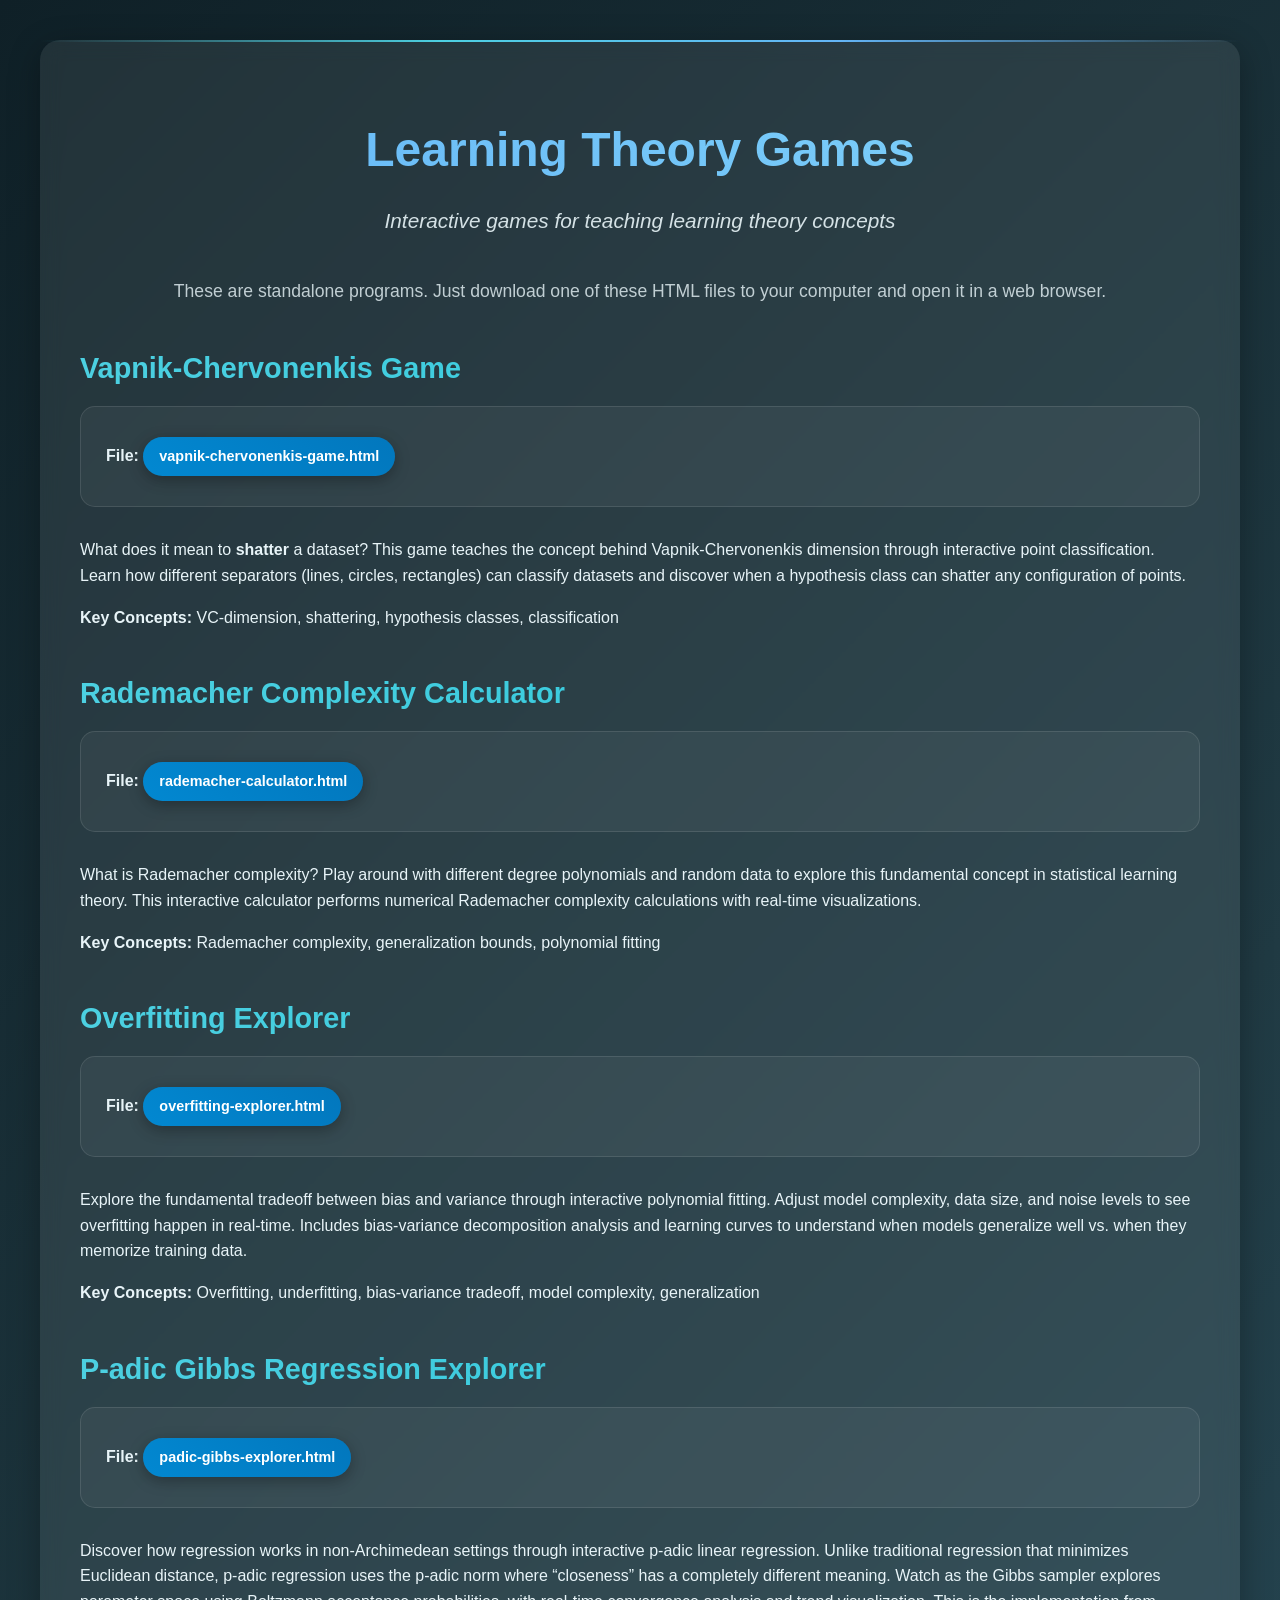
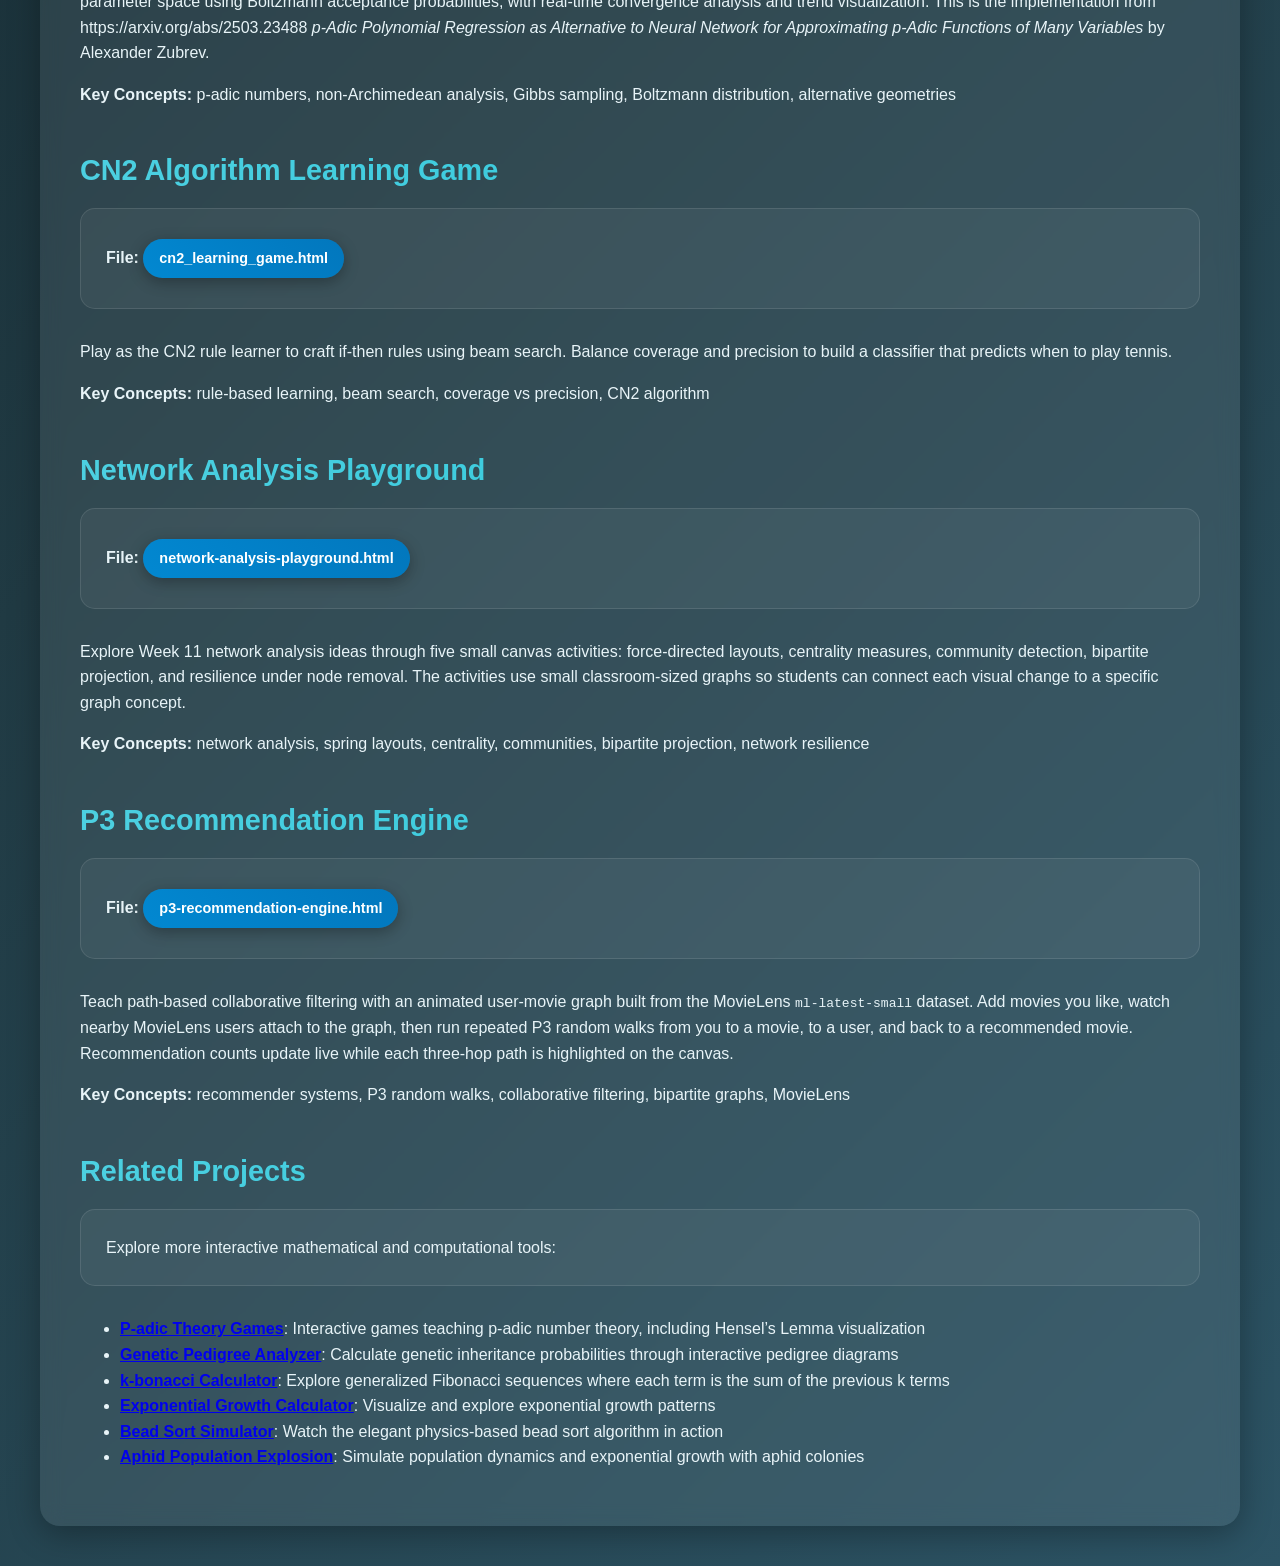
<file: index.html>
<!DOCTYPE html>
<html lang="en">
<head>
    <meta charset="UTF-8">
    <meta name="viewport" content="width=device-width, initial-scale=1.0">
    <title>Learning Theory Games</title>
        <link rel="stylesheet" href="index-style.css">
    </head>
<body>
    <div class="container">
        <h1>Learning Theory Games</h1>
        <div class="subtitle">Interactive games for teaching learning theory concepts</div>
        <div class="intro">These are standalone programs. Just download one of these HTML files to your computer and open it in a web browser.</div>
        
        <div class="games-grid">
            <h2 id="vapnik-chervonenkis-game">Vapnik-Chervonenkis
            Game</h2>
            <p><strong>File:</strong> <a
            href="vapnik-chervonenkis-game.html">vapnik-chervonenkis-game.html</a></p>
            <p>What does it mean to <strong>shatter</strong> a dataset?
            This game teaches the concept behind Vapnik-Chervonenkis
            dimension through interactive point classification. Learn
            how different separators (lines, circles, rectangles) can
            classify datasets and discover when a hypothesis class can
            shatter any configuration of points.</p>
            <p><strong>Key Concepts:</strong> VC-dimension, shattering,
            hypothesis classes, classification</p>
            <h2 id="rademacher-complexity-calculator">Rademacher
            Complexity Calculator</h2>
            <p><strong>File:</strong> <a
            href="rademacher-calculator.html">rademacher-calculator.html</a></p>
            <p>What is Rademacher complexity? Play around with different
            degree polynomials and random data to explore this
            fundamental concept in statistical learning theory. This
            interactive calculator performs numerical Rademacher
            complexity calculations with real-time visualizations.</p>
            <p><strong>Key Concepts:</strong> Rademacher complexity,
            generalization bounds, polynomial fitting</p>
            <h2 id="overfitting-explorer">Overfitting Explorer</h2>
            <p><strong>File:</strong> <a
            href="overfitting-explorer.html">overfitting-explorer.html</a></p>
            <p>Explore the fundamental tradeoff between bias and
            variance through interactive polynomial fitting. Adjust
            model complexity, data size, and noise levels to see
            overfitting happen in real-time. Includes bias-variance
            decomposition analysis and learning curves to understand
            when models generalize well vs. when they memorize training
            data.</p>
            <p><strong>Key Concepts:</strong> Overfitting, underfitting,
            bias-variance tradeoff, model complexity, generalization</p>
            <h2 id="p-adic-gibbs-regression-explorer">P-adic Gibbs
            Regression Explorer</h2>
            <p><strong>File:</strong> <a
            href="padic-gibbs-explorer.html">padic-gibbs-explorer.html</a></p>
            <p>Discover how regression works in non-Archimedean settings
            through interactive p-adic linear regression. Unlike
            traditional regression that minimizes Euclidean distance,
            p-adic regression uses the p-adic norm where “closeness” has
            a completely different meaning. Watch as the Gibbs sampler
            explores parameter space using Boltzmann acceptance
            probabilities, with real-time convergence analysis and trend
            visualization. This is the implementation from
            https://arxiv.org/abs/2503.23488 <em>p-Adic Polynomial
            Regression as Alternative to Neural Network for
            Approximating p-Adic Functions of Many Variables</em> by
            Alexander Zubrev.</p>
            <p><strong>Key Concepts:</strong> p-adic numbers,
            non-Archimedean analysis, Gibbs sampling, Boltzmann
            distribution, alternative geometries</p>
            <h2 id="cn2-algorithm-learning-game">CN2 Algorithm Learning
            Game</h2>
            <p><strong>File:</strong> <a
            href="cn2_learning_game.html">cn2_learning_game.html</a></p>
            <p>Play as the CN2 rule learner to craft if-then rules using
            beam search. Balance coverage and precision to build a
            classifier that predicts when to play tennis.</p>
            <p><strong>Key Concepts:</strong> rule-based learning, beam
            search, coverage vs precision, CN2 algorithm</p>
            <h2 id="network-analysis-playground">Network Analysis
            Playground</h2>
            <p><strong>File:</strong> <a
            href="network-analysis-playground.html">network-analysis-playground.html</a></p>
            <p>Explore Week 11 network analysis ideas through five small
            canvas activities: force-directed layouts, centrality
            measures, community detection, bipartite projection, and
            resilience under node removal. The activities use small
            classroom-sized graphs so students can connect each visual
            change to a specific graph concept.</p>
            <p><strong>Key Concepts:</strong> network analysis, spring
            layouts, centrality, communities, bipartite projection,
            network resilience</p>
            <h2 id="p3-recommendation-engine">P3 Recommendation
            Engine</h2>
            <p><strong>File:</strong> <a
            href="p3-recommendation-engine.html">p3-recommendation-engine.html</a></p>
            <p>Teach path-based collaborative filtering with an animated
            user-movie graph built from the MovieLens
            <code>ml-latest-small</code> dataset. Add movies you like,
            watch nearby MovieLens users attach to the graph, then run
            repeated P3 random walks from you to a movie, to a user, and
            back to a recommended movie. Recommendation counts update
            live while each three-hop path is highlighted on the
            canvas.</p>
            <p><strong>Key Concepts:</strong> recommender systems, P3
            random walks, collaborative filtering, bipartite graphs,
            MovieLens</p>
            <h2 id="related-projects">Related Projects</h2>
            <p>Explore more interactive mathematical and computational
            tools:</p>
            <ul>
            <li><strong><a href="https://padic.arithmetic.guru">P-adic
            Theory Games</a></strong>: Interactive games teaching p-adic
            number theory, including Hensel’s Lemma visualization</li>
            <li><strong><a href="https://genes.arithmetic.guru">Genetic
            Pedigree Analyzer</a></strong>: Calculate genetic
            inheritance probabilities through interactive pedigree
            diagrams</li>
            <li><strong><a
            href="https://k-bonacci.arithmetic.guru">k-bonacci
            Calculator</a></strong>: Explore generalized Fibonacci
            sequences where each term is the sum of the previous k
            terms</li>
            <li><strong><a
            href="https://exponentials.arithmetic.guru">Exponential
            Growth Calculator</a></strong>: Visualize and explore
            exponential growth patterns</li>
            <li><strong><a href="https://bead-sort.arithmetic.guru">Bead
            Sort Simulator</a></strong>: Watch the elegant physics-based
            bead sort algorithm in action</li>
            <li><strong><a href="https://aphids.arithmetic.guru">Aphid
            Population Explosion</a></strong>: Simulate population
            dynamics and exponential growth with aphid colonies</li>
            </ul>
        </div>
    </div>
</body>
</html>
</file>
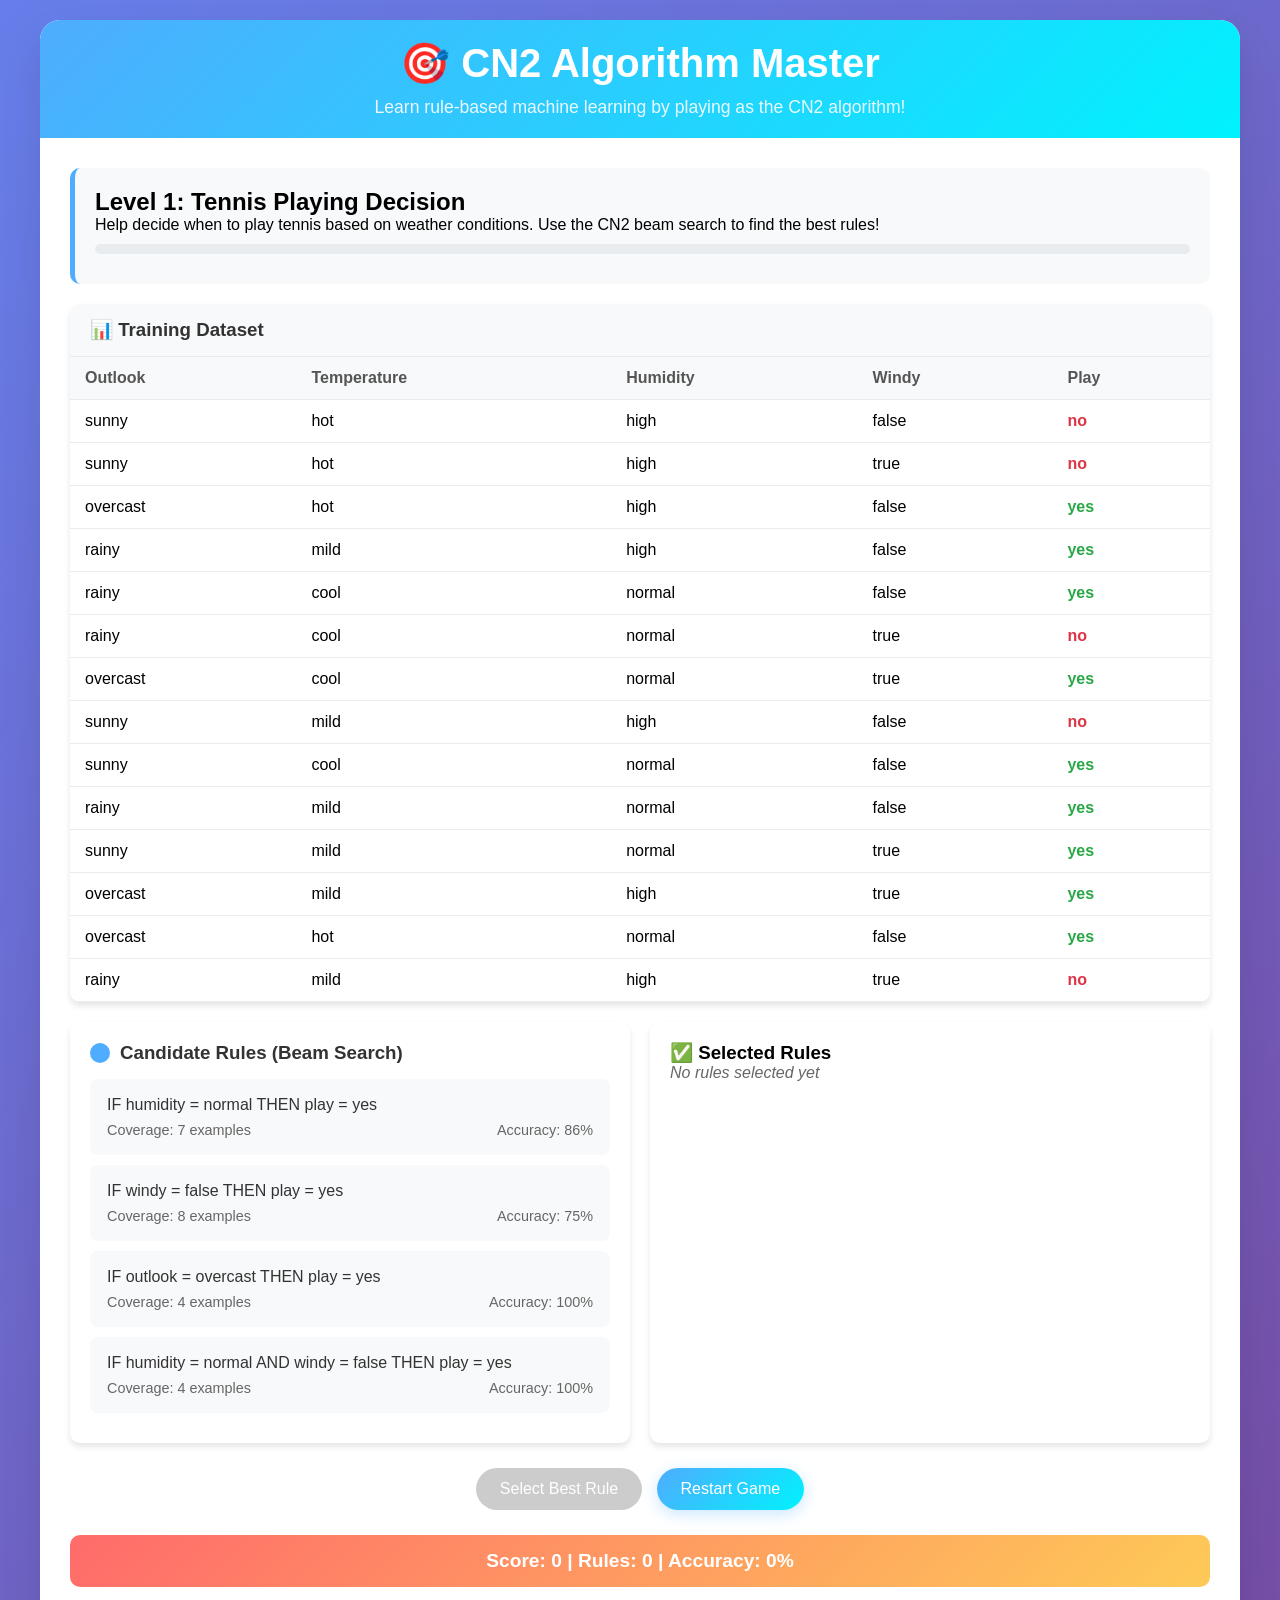
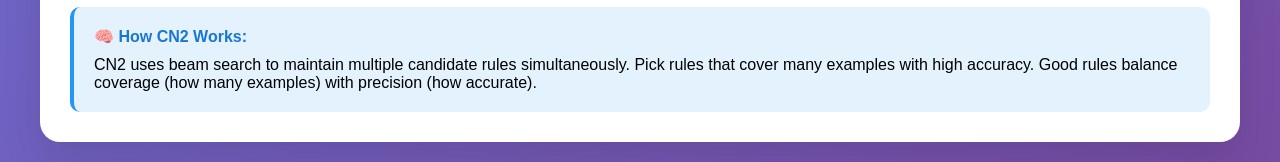
<file: cn2_learning_game.html>
<!DOCTYPE html>
<html lang="en">
<head>
    <meta charset="UTF-8">
    <meta name="viewport" content="width=device-width, initial-scale=1.0">
    <title>CN2 Algorithm Learning Game</title>
    <style>
        * {
            margin: 0;
            padding: 0;
            box-sizing: border-box;
        }

        body {
            font-family: 'Segoe UI', Tahoma, Geneva, Verdana, sans-serif;
            background: linear-gradient(135deg, #667eea 0%, #764ba2 100%);
            min-height: 100vh;
            padding: 20px;
        }

        .game-container {
            max-width: 1200px;
            margin: 0 auto;
            background: white;
            border-radius: 20px;
            box-shadow: 0 20px 40px rgba(0,0,0,0.1);
            overflow: hidden;
        }

        .header {
            background: linear-gradient(135deg, #4facfe 0%, #00f2fe 100%);
            color: white;
            padding: 20px;
            text-align: center;
        }

        .header h1 {
            font-size: 2.5em;
            margin-bottom: 10px;
        }

        .header p {
            font-size: 1.1em;
            opacity: 0.9;
        }

        .game-content {
            padding: 30px;
        }

        .level-info {
            background: #f8f9fa;
            border-radius: 10px;
            padding: 20px;
            margin-bottom: 20px;
            border-left: 5px solid #4facfe;
        }

        .dataset {
            background: white;
            border-radius: 10px;
            overflow: hidden;
            box-shadow: 0 4px 6px rgba(0,0,0,0.1);
            margin-bottom: 20px;
        }

        .dataset h3 {
            background: #f8f9fa;
            padding: 15px 20px;
            margin: 0;
            color: #333;
            border-bottom: 1px solid #e9ecef;
        }

        table {
            width: 100%;
            border-collapse: collapse;
        }

        th, td {
            padding: 12px 15px;
            text-align: left;
            border-bottom: 1px solid #e9ecef;
        }

        th {
            background: #f8f9fa;
            font-weight: 600;
            color: #555;
        }

        .covered-row {
            background: #d4edda !important;
            opacity: 0.6;
            text-decoration: line-through;
        }

        .highlighted-row {
            background: #fff3cd !important;
            animation: highlight 0.5s ease;
        }

        @keyframes highlight {
            0% { background: #ffeb3b !important; }
            100% { background: #fff3cd !important; }
        }

        .rules-section {
            display: grid;
            grid-template-columns: 1fr 1fr;
            gap: 20px;
            margin-bottom: 20px;
        }

        .beam-rules {
            background: white;
            border-radius: 10px;
            padding: 20px;
            box-shadow: 0 4px 6px rgba(0,0,0,0.1);
        }

        .beam-rules h3 {
            color: #333;
            margin-bottom: 15px;
            display: flex;
            align-items: center;
        }

        .beam-icon {
            width: 20px;
            height: 20px;
            background: #4facfe;
            border-radius: 50%;
            margin-right: 10px;
        }

        .rule-candidate {
            background: #f8f9fa;
            border-radius: 8px;
            padding: 15px;
            margin-bottom: 10px;
            border: 2px solid transparent;
            cursor: pointer;
            transition: all 0.3s ease;
            position: relative;
        }

        .rule-candidate:hover {
            border-color: #4facfe;
            transform: translateY(-2px);
            box-shadow: 0 4px 12px rgba(79, 172, 254, 0.2);
        }

        .rule-candidate.selected {
            border-color: #28a745;
            background: #d4edda;
        }

        .rule-text {
            font-weight: 500;
            color: #333;
            margin-bottom: 8px;
        }

        .rule-stats {
            display: flex;
            justify-content: space-between;
            font-size: 0.9em;
            color: #666;
        }

        .selected-rules {
            background: white;
            border-radius: 10px;
            padding: 20px;
            box-shadow: 0 4px 6px rgba(0,0,0,0.1);
        }

        .selected-rule {
            background: #d4edda;
            border-radius: 8px;
            padding: 15px;
            margin-bottom: 10px;
            border-left: 4px solid #28a745;
        }

        .controls {
            text-align: center;
            margin: 20px 0;
        }

        .btn {
            background: linear-gradient(135deg, #4facfe 0%, #00f2fe 100%);
            color: white;
            border: none;
            padding: 12px 24px;
            border-radius: 25px;
            font-size: 1em;
            cursor: pointer;
            margin: 5px;
            transition: all 0.3s ease;
            box-shadow: 0 4px 15px rgba(79, 172, 254, 0.3);
        }

        .btn:hover {
            transform: translateY(-2px);
            box-shadow: 0 6px 20px rgba(79, 172, 254, 0.4);
        }

        .btn:disabled {
            background: #ccc;
            cursor: not-allowed;
            transform: none;
            box-shadow: none;
        }

        .score {
            background: linear-gradient(135deg, #ff6b6b 0%, #feca57 100%);
            color: white;
            padding: 15px;
            border-radius: 10px;
            text-align: center;
            font-size: 1.2em;
            font-weight: 600;
        }

        .explanation {
            background: #e3f2fd;
            border-radius: 10px;
            padding: 20px;
            margin-top: 20px;
            border-left: 4px solid #2196f3;
        }

        .explanation h4 {
            color: #1976d2;
            margin-bottom: 10px;
        }

        .class-yes { color: #28a745; font-weight: 600; }
        .class-no { color: #dc3545; font-weight: 600; }

        .progress-bar {
            width: 100%;
            height: 10px;
            background: #e9ecef;
            border-radius: 5px;
            overflow: hidden;
            margin: 10px 0;
        }

        .progress-fill {
            height: 100%;
            background: linear-gradient(135deg, #4facfe 0%, #00f2fe 100%);
            transition: width 0.5s ease;
        }

        .feedback {
            padding: 15px;
            border-radius: 8px;
            margin: 10px 0;
            font-weight: 500;
        }

        .feedback.good {
            background: #d4edda;
            color: #155724;
            border: 1px solid #c3e6cb;
        }

        .feedback.poor {
            background: #f8d7da;
            color: #721c24;
            border: 1px solid #f5c6cb;
        }
    </style>
</head>
<body>
    <div class="game-container">
        <div class="header">
            <h1>🎯 CN2 Algorithm Master</h1>
            <p>Learn rule-based machine learning by playing as the CN2 algorithm!</p>
        </div>
        
        <div class="game-content">
            <div class="level-info">
                <h2 id="level-title">Level 1: Tennis Playing Decision</h2>
                <p id="level-description">Help decide when to play tennis based on weather conditions. Use the CN2 beam search to find the best rules!</p>
                <div class="progress-bar">
                    <div class="progress-fill" id="progress-fill" style="width: 0%"></div>
                </div>
            </div>

            <div class="dataset">
                <h3>📊 Training Dataset</h3>
                <table id="dataset-table">
                    <!-- Table will be populated by JavaScript -->
                </table>
            </div>

            <div class="rules-section">
                <div class="beam-rules">
                    <h3><div class="beam-icon"></div>Candidate Rules (Beam Search)</h3>
                    <div id="rule-candidates">
                        <!-- Rule candidates will be populated by JavaScript -->
                    </div>
                </div>
                
                <div class="selected-rules">
                    <h3>✅ Selected Rules</h3>
                    <div id="selected-rules">
                        <p style="color: #666; font-style: italic;">No rules selected yet</p>
                    </div>
                </div>
            </div>

            <div class="controls">
                <button class="btn" id="select-rule" disabled>Select Best Rule</button>
                <button class="btn" id="next-level" style="display: none;">Next Level</button>
                <button class="btn" id="restart">Restart Game</button>
            </div>

            <div class="score">
                <div>Score: <span id="score">0</span> | Rules: <span id="rule-count">0</span> | Accuracy: <span id="accuracy">0%</span></div>
            </div>

            <div class="explanation">
                <h4>🧠 How CN2 Works:</h4>
                <p id="explanation-text">CN2 uses beam search to maintain multiple candidate rules simultaneously. Pick rules that cover many examples with high accuracy. Good rules balance coverage (how many examples) with precision (how accurate).</p>
            </div>
        </div>
    </div>

    <script>
        class CN2Game {
            constructor() {
                this.currentLevel = 0;
                this.score = 0;
                this.selectedRules = [];
                this.coveredExamples = new Set();
                this.selectedRuleIndex = -1;
                
                this.levels = [
                    {
                        title: "Level 1: Tennis Playing Decision",
                        description: "Help decide when to play tennis based on weather conditions. Use the CN2 beam search to find the best rules!",
                        dataset: [
                            {outlook: "sunny", temperature: "hot", humidity: "high", windy: "false", play: "no"},
                            {outlook: "sunny", temperature: "hot", humidity: "high", windy: "true", play: "no"},
                            {outlook: "overcast", temperature: "hot", humidity: "high", windy: "false", play: "yes"},
                            {outlook: "rainy", temperature: "mild", humidity: "high", windy: "false", play: "yes"},
                            {outlook: "rainy", temperature: "cool", humidity: "normal", windy: "false", play: "yes"},
                            {outlook: "rainy", temperature: "cool", humidity: "normal", windy: "true", play: "no"},
                            {outlook: "overcast", temperature: "cool", humidity: "normal", windy: "true", play: "yes"},
                            {outlook: "sunny", temperature: "mild", humidity: "high", windy: "false", play: "no"},
                            {outlook: "sunny", temperature: "cool", humidity: "normal", windy: "false", play: "yes"},
                            {outlook: "rainy", temperature: "mild", humidity: "normal", windy: "false", play: "yes"},
                            {outlook: "sunny", temperature: "mild", humidity: "normal", windy: "true", play: "yes"},
                            {outlook: "overcast", temperature: "mild", humidity: "high", windy: "true", play: "yes"},
                            {outlook: "overcast", temperature: "hot", humidity: "normal", windy: "false", play: "yes"},
                            {outlook: "rainy", temperature: "mild", humidity: "high", windy: "true", play: "no"}
                        ],
                        targetClass: "play",
                        features: ["outlook", "temperature", "humidity", "windy"]
                    },
                    {
                        title: "Level 2: Loan Approval",
                        description: "Determine loan approval based on applicant characteristics. More complex rules needed!",
                        dataset: [
                            {age: "young", income: "high", student: "no", credit: "fair", approved: "no"},
                            {age: "young", income: "high", student: "no", credit: "excellent", approved: "no"},
                            {age: "middle", income: "high", student: "no", credit: "fair", approved: "yes"},
                            {age: "senior", income: "medium", student: "no", credit: "fair", approved: "yes"},
                            {age: "senior", income: "low", student: "yes", credit: "fair", approved: "yes"},
                            {age: "senior", income: "low", student: "yes", credit: "excellent", approved: "no"},
                            {age: "middle", income: "low", student: "yes", credit: "excellent", approved: "yes"},
                            {age: "young", income: "medium", student: "no", credit: "fair", approved: "no"},
                            {age: "young", income: "low", student: "yes", credit: "fair", approved: "yes"},
                            {age: "senior", income: "medium", student: "yes", credit: "fair", approved: "yes"},
                            {age: "young", income: "medium", student: "yes", credit: "excellent", approved: "yes"},
                            {age: "middle", income: "medium", student: "no", credit: "excellent", approved: "yes"},
                            {age: "middle", income: "high", student: "yes", credit: "fair", approved: "yes"},
                            {age: "senior", income: "medium", student: "no", credit: "excellent", approved: "no"}
                        ],
                        targetClass: "approved",
                        features: ["age", "income", "student", "credit"]
                    }
                ];
                
                this.initializeGame();
                this.setupEventListeners();
            }
            
            initializeGame() {
                this.loadLevel(this.currentLevel);
            }
            
            loadLevel(levelIndex) {
                if (levelIndex >= this.levels.length) {
                    this.gameComplete();
                    return;
                }
                
                const level = this.levels[levelIndex];
                this.currentLevel = levelIndex;
                this.selectedRules = [];
                this.coveredExamples = new Set();
                this.selectedRuleIndex = -1;
                
                document.getElementById('level-title').textContent = level.title;
                document.getElementById('level-description').textContent = level.description;
                
                this.renderDataset(level.dataset, level.features, level.targetClass);
                this.generateRuleCandidates();
                this.updateDisplay();
                
                document.getElementById('next-level').style.display = 'none';
            }
            
            renderDataset(dataset, features, targetClass) {
                const table = document.getElementById('dataset-table');
                table.innerHTML = '';
                
                // Header
                const header = table.createTHead();
                const headerRow = header.insertRow();
                features.forEach(feature => {
                    const th = document.createElement('th');
                    th.textContent = feature.charAt(0).toUpperCase() + feature.slice(1);
                    headerRow.appendChild(th);
                });
                const th = document.createElement('th');
                th.textContent = targetClass.charAt(0).toUpperCase() + targetClass.slice(1);
                headerRow.appendChild(th);
                
                // Body
                const tbody = table.createTBody();
                dataset.forEach((row, index) => {
                    const tr = tbody.insertRow();
                    tr.dataset.index = index;
                    
                    features.forEach(feature => {
                        const td = tr.insertCell();
                        td.textContent = row[feature];
                    });
                    
                    const td = tr.insertCell();
                    td.textContent = row[targetClass];
                    td.className = row[targetClass] === 'yes' || row[targetClass] === 'approved' ? 'class-yes' : 'class-no';
                    
                    if (this.coveredExamples.has(index)) {
                        tr.className = 'covered-row';
                    }
                });
            }
            
            generateRuleCandidates() {
                const level = this.levels[this.currentLevel];
                const dataset = level.dataset;
                const features = level.features;
                const targetClass = level.targetClass;
                
                // Get uncovered examples
                const uncoveredExamples = dataset.filter((_, index) => !this.coveredExamples.has(index));
                
                if (uncoveredExamples.length === 0) {
                    this.levelComplete();
                    return;
                }
                
                const candidates = [];
                
                // Generate single-condition rules
                features.forEach(feature => {
                    const values = [...new Set(uncoveredExamples.map(ex => ex[feature]))];
                    values.forEach(value => {
                        const rule = { conditions: [{feature, value}] };
                        const coverage = this.evaluateRule(rule, uncoveredExamples, targetClass);
                        if (coverage.total > 0) {
                            candidates.push({
                                rule: rule,
                                coverage: coverage,
                                text: `IF ${feature} = ${value} THEN ${targetClass} = ${coverage.predictedClass}`
                            });
                        }
                    });
                });
                
                // Generate two-condition rules
                for (let i = 0; i < features.length; i++) {
                    for (let j = i + 1; j < features.length; j++) {
                        const feature1 = features[i];
                        const feature2 = features[j];
                        const values1 = [...new Set(uncoveredExamples.map(ex => ex[feature1]))];
                        const values2 = [...new Set(uncoveredExamples.map(ex => ex[feature2]))];
                        
                        values1.forEach(val1 => {
                            values2.forEach(val2 => {
                                const rule = { 
                                    conditions: [
                                        {feature: feature1, value: val1},
                                        {feature: feature2, value: val2}
                                    ] 
                                };
                                const coverage = this.evaluateRule(rule, uncoveredExamples, targetClass);
                                if (coverage.total > 1 && coverage.accuracy > 0.6) {
                                    candidates.push({
                                        rule: rule,
                                        coverage: coverage,
                                        text: `IF ${feature1} = ${val1} AND ${feature2} = ${val2} THEN ${targetClass} = ${coverage.predictedClass}`
                                    });
                                }
                            });
                        });
                    }
                }
                
                // Sort by quality (accuracy * coverage)
                candidates.sort((a, b) => {
                    const qualityA = a.coverage.accuracy * Math.sqrt(a.coverage.total);
                    const qualityB = b.coverage.accuracy * Math.sqrt(b.coverage.total);
                    return qualityB - qualityA;
                });
                
                // Keep top 4 candidates (beam width)
                this.ruleCandidates = candidates.slice(0, 4);
                this.renderRuleCandidates();
            }
            
            evaluateRule(rule, examples, targetClass) {
                const covered = examples.filter(example => {
                    return rule.conditions.every(cond => example[cond.feature] === cond.value);
                });
                
                const classCounts = {};
                covered.forEach(ex => {
                    const cls = ex[targetClass];
                    classCounts[cls] = (classCounts[cls] || 0) + 1;
                });
                
                const total = covered.length;
                if (total === 0) {
                    return { total: 0, accuracy: 0, predictedClass: null };
                }
                
                const predictedClass = Object.keys(classCounts).reduce((a, b) => 
                    classCounts[a] > classCounts[b] ? a : b);
                const accuracy = classCounts[predictedClass] / total;
                
                return { 
                    total, 
                    accuracy, 
                    predictedClass, 
                    classCounts,
                    coveredIndices: covered.map(ex => examples.indexOf(ex))
                };
            }
            
            renderRuleCandidates() {
                const container = document.getElementById('rule-candidates');
                container.innerHTML = '';
                
                this.ruleCandidates.forEach((candidate, index) => {
                    const div = document.createElement('div');
                    div.className = 'rule-candidate';
                    div.dataset.index = index;
                    
                    div.innerHTML = `
                        <div class="rule-text">${candidate.text}</div>
                        <div class="rule-stats">
                            <span>Coverage: ${candidate.coverage.total} examples</span>
                            <span>Accuracy: ${Math.round(candidate.coverage.accuracy * 100)}%</span>
                        </div>
                    `;
                    
                    div.addEventListener('click', () => this.selectRule(index));
                    container.appendChild(div);
                });
            }
            
            selectRule(index) {
                // Remove previous selection
                document.querySelectorAll('.rule-candidate').forEach(el => {
                    el.classList.remove('selected');
                });
                
                // Select new rule
                document.querySelector(`.rule-candidate[data-index="${index}"]`).classList.add('selected');
                this.selectedRuleIndex = index;
                
                // Enable select button
                document.getElementById('select-rule').disabled = false;
                
                // Highlight covered examples
                this.highlightCoveredExamples(index);
            }
            
            highlightCoveredExamples(ruleIndex) {
                // Remove previous highlights
                document.querySelectorAll('tr').forEach(row => {
                    row.classList.remove('highlighted-row');
                });
                
                // Get covered examples for this rule
                const level = this.levels[this.currentLevel];
                const uncoveredExamples = level.dataset.filter((_, index) => !this.coveredExamples.has(index));
                const candidate = this.ruleCandidates[ruleIndex];
                const rule = candidate.rule;
                
                level.dataset.forEach((example, index) => {
                    if (this.coveredExamples.has(index)) return;
                    
                    const matches = rule.conditions.every(cond => example[cond.feature] === cond.value);
                    if (matches) {
                        const row = document.querySelector(`tr[data-index="${index}"]`);
                        if (row) row.classList.add('highlighted-row');
                    }
                });
            }
            
            confirmRuleSelection() {
                if (this.selectedRuleIndex === -1) return;
                
                const candidate = this.ruleCandidates[this.selectedRuleIndex];
                const level = this.levels[this.currentLevel];
                
                // Add rule to selected rules
                this.selectedRules.push(candidate);
                
                // Mark covered examples
                level.dataset.forEach((example, index) => {
                    if (this.coveredExamples.has(index)) return;
                    
                    const matches = candidate.rule.conditions.every(cond => 
                        example[cond.feature] === cond.value);
                    if (matches) {
                        this.coveredExamples.add(index);
                    }
                });
                
                // Update score
                const ruleQuality = candidate.coverage.accuracy * Math.sqrt(candidate.coverage.total);
                this.score += Math.round(ruleQuality * 100);
                
                // Show feedback
                this.showFeedback(candidate);
                
                // Update display
                this.updateDisplay();
                
                // Generate new candidates
                this.selectedRuleIndex = -1;
                document.getElementById('select-rule').disabled = true;
                
                setTimeout(() => {
                    this.generateRuleCandidates();
                }, 1000);
            }
            
            showFeedback(candidate) {
                const container = document.getElementById('rule-candidates');
                const feedback = document.createElement('div');
                feedback.className = candidate.coverage.accuracy > 0.8 ? 'feedback good' : 'feedback poor';
                
                const quality = candidate.coverage.accuracy > 0.8 ? 'Excellent' : 
                               candidate.coverage.accuracy > 0.6 ? 'Good' : 'Poor';
                
                feedback.innerHTML = `
                    ${quality} rule selection! Covered ${candidate.coverage.total} examples 
                    with ${Math.round(candidate.coverage.accuracy * 100)}% accuracy.
                `;
                
                container.appendChild(feedback);
                
                setTimeout(() => {
                    feedback.remove();
                }, 3000);
            }
            
            updateDisplay() {
                // Update dataset table
                const level = this.levels[this.currentLevel];
                this.renderDataset(level.dataset, level.features, level.targetClass);
                
                // Update selected rules
                const selectedContainer = document.getElementById('selected-rules');
                if (this.selectedRules.length === 0) {
                    selectedContainer.innerHTML = '<p style="color: #666; font-style: italic;">No rules selected yet</p>';
                } else {
                    selectedContainer.innerHTML = this.selectedRules.map((rule, index) => `
                        <div class="selected-rule">
                            <strong>Rule ${index + 1}:</strong> ${rule.text}
                            <br><small>Coverage: ${rule.coverage.total} examples, Accuracy: ${Math.round(rule.coverage.accuracy * 100)}%</small>
                        </div>
                    `).join('');
                }
                
                // Update score display
                document.getElementById('score').textContent = this.score;
                document.getElementById('rule-count').textContent = this.selectedRules.length;
                
                const totalExamples = level.dataset.length;
                const coveredCount = this.coveredExamples.size;
                const accuracy = totalExamples > 0 ? Math.round((coveredCount / totalExamples) * 100) : 0;
                document.getElementById('accuracy').textContent = accuracy + '%';
                
                // Update progress bar
                const progress = totalExamples > 0 ? (coveredCount / totalExamples) * 100 : 0;
                document.getElementById('progress-fill').style.width = progress + '%';
            }
            
            levelComplete() {
                const container = document.getElementById('rule-candidates');
                container.innerHTML = `
                    <div class="feedback good">
                        🎉 Level Complete! You've successfully learned the CN2 algorithm for this dataset.
                        All examples are covered by your rules!
                    </div>
                `;
                
                document.getElementById('next-level').style.display = 'inline-block';
                
                // Bonus points for completing level
                this.score += 500;
                this.updateDisplay();
            }
            
            gameComplete() {
                document.getElementById('level-title').textContent = '🏆 Game Complete!';
                document.getElementById('level-description').textContent = 
                    `Congratulations! You've mastered the CN2 algorithm. Final Score: ${this.score}`;
                
                document.getElementById('dataset-table').parentElement.innerHTML = `
                    <div style="text-align: center; padding: 50px;">
                        <h2>🎓 CN2 Algorithm Master!</h2>
                        <p style="font-size: 1.2em; margin: 20px 0;">
                            You've successfully learned how CN2 uses beam search to find optimal rules.
                        </p>
                        <div style="background: #f8f9fa; padding: 20px; border-radius: 10px; margin: 20px 0;">
                            <h3>Key Concepts Learned:</h3>
                            <ul style="text-align: left; max-width: 400px; margin: 0 auto;">
                                <li>Beam search maintains multiple candidate rules</li>
                                <li>Rule quality balances coverage and accuracy</li>
                                <li>Examples are covered and removed iteratively</li>
                                <li>Rules can overlap and have gaps</li>
                            </ul>
                        </div>
                    </div>
                `;
                
                document.querySelector('.rules-section').style.display = 'none';
                document.getElementById('next-level').style.display = 'none';
            }
            
            setupEventListeners() {
                document.getElementById('select-rule').addEventListener('click', () => {
                    this.confirmRuleSelection();
                });
                
                document.getElementById('next-level').addEventListener('click', () => {
                    this.loadLevel(this.currentLevel + 1);
                });
                
                document.getElementById('restart').addEventListener('click', () => {
                    this.currentLevel = 0;
                    this.score = 0;
                    this.selectedRules = [];
                    this.coveredExamples = new Set();
                    this.selectedRuleIndex = -1;
                    document.querySelector('.rules-section').style.display = 'grid';
                    this.loadLevel(0);
                });
            }
        }
        
        // Start the game when page loads
        window.addEventListener('DOMContentLoaded', () => {
            new CN2Game();
        });
    </script>
</body>
</html>
</file>
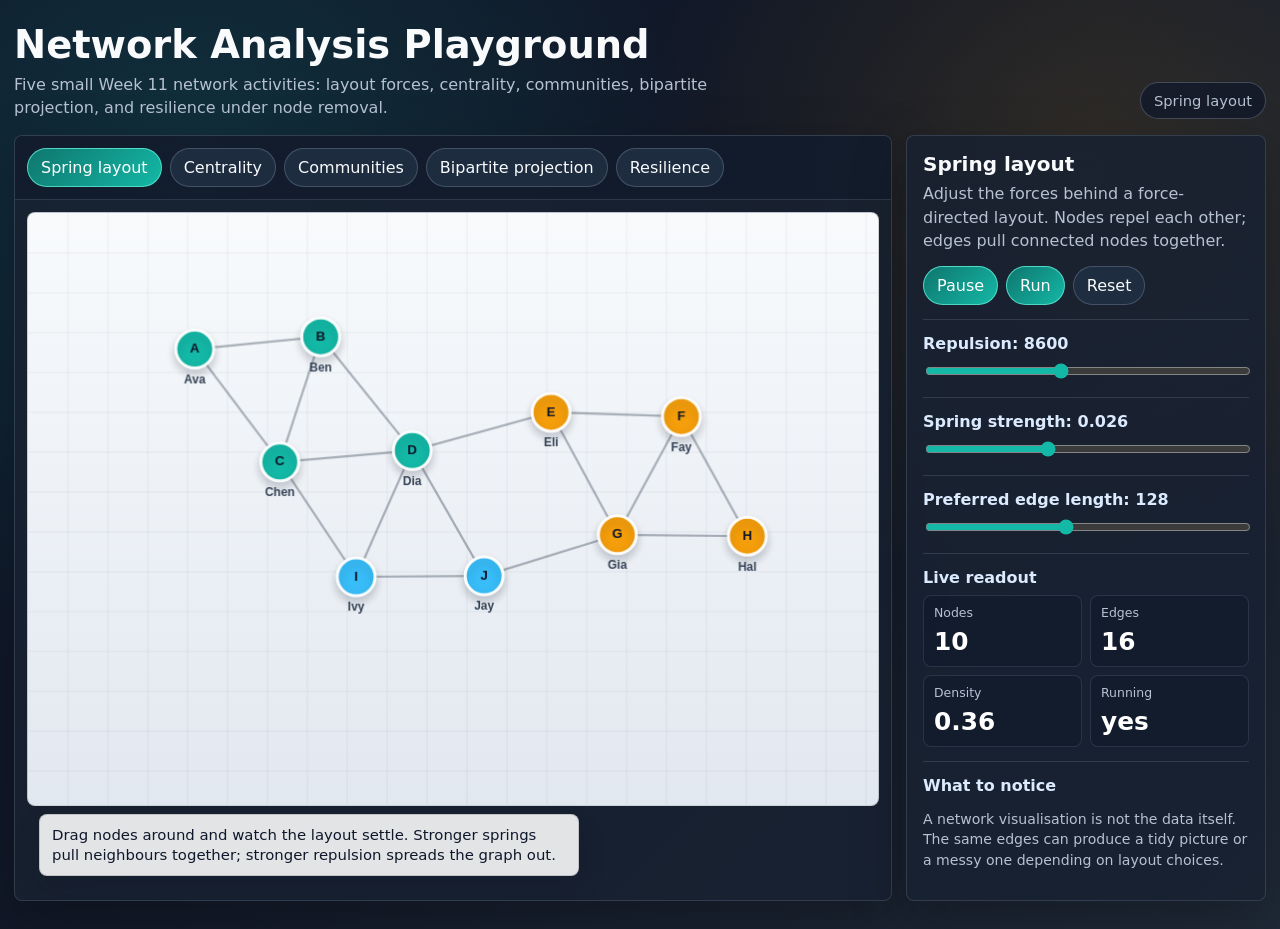
<file: network-analysis-playground.html>
<!DOCTYPE html>
<html lang="en">
<head>
    <meta charset="UTF-8">
    <meta name="viewport" content="width=device-width, initial-scale=1.0">
    <title>Network Analysis Playground</title>
    <style>
        :root {
            --bg: #111827;
            --panel: #182231;
            --panel-2: #223044;
            --line: #334155;
            --text: #f8fafc;
            --muted: #b6c2d1;
            --accent: #14b8a6;
            --accent-2: #f59e0b;
            --danger: #ef4444;
            --blue: #38bdf8;
            --green: #84cc16;
            --pink: #f472b6;
            --purple: #a78bfa;
            --radius: 8px;
        }

        * {
            box-sizing: border-box;
        }

        body {
            margin: 0;
            font-family: Inter, ui-sans-serif, system-ui, -apple-system, BlinkMacSystemFont, "Segoe UI", sans-serif;
            color: var(--text);
            background:
                radial-gradient(circle at 15% 20%, rgba(20, 184, 166, 0.16), transparent 32rem),
                radial-gradient(circle at 85% 18%, rgba(245, 158, 11, 0.12), transparent 28rem),
                linear-gradient(135deg, #0f172a 0%, #111827 42%, #1f2937 100%);
            min-height: 100vh;
        }

        .shell {
            width: min(1320px, calc(100vw - 28px));
            margin: 0 auto;
            padding: 22px 0 28px;
        }

        header {
            display: grid;
            grid-template-columns: 1fr auto;
            gap: 18px;
            align-items: end;
            margin-bottom: 16px;
        }

        h1 {
            margin: 0 0 6px;
            font-size: clamp(1.7rem, 3vw, 3rem);
            font-weight: 760;
            letter-spacing: 0;
        }

        .subtitle {
            color: var(--muted);
            margin: 0;
            max-width: 780px;
            line-height: 1.45;
        }

        .status-pill {
            border: 1px solid rgba(148, 163, 184, 0.35);
            background: rgba(15, 23, 42, 0.7);
            color: var(--muted);
            border-radius: 999px;
            padding: 9px 13px;
            white-space: nowrap;
            font-size: 0.92rem;
        }

        .app {
            display: grid;
            grid-template-columns: minmax(0, 1fr) 360px;
            gap: 14px;
            align-items: stretch;
        }

        .main,
        aside {
            background: rgba(24, 34, 49, 0.88);
            border: 1px solid rgba(148, 163, 184, 0.22);
            border-radius: var(--radius);
            box-shadow: 0 18px 55px rgba(0, 0, 0, 0.25);
        }

        .main {
            display: flex;
            flex-direction: column;
            min-width: 0;
            overflow: hidden;
        }

        .tabs {
            display: flex;
            flex-wrap: wrap;
            gap: 8px;
            padding: 12px;
            border-bottom: 1px solid rgba(148, 163, 184, 0.2);
            background: rgba(15, 23, 42, 0.52);
        }

        button,
        select {
            font: inherit;
        }

        .tab,
        .control-button {
            border: 1px solid rgba(148, 163, 184, 0.32);
            background: rgba(34, 48, 68, 0.85);
            color: var(--text);
            border-radius: 999px;
            padding: 9px 13px;
            cursor: pointer;
            transition: background 0.14s ease, border-color 0.14s ease, transform 0.14s ease;
        }

        .tab:hover,
        .control-button:hover {
            background: rgba(51, 65, 85, 0.92);
            border-color: rgba(20, 184, 166, 0.8);
        }

        .tab.active,
        .control-button.primary {
            background: linear-gradient(135deg, #0f766e, #14b8a6);
            border-color: rgba(94, 234, 212, 0.8);
            color: white;
        }

        .canvas-wrap {
            position: relative;
            padding: 12px;
            min-height: 590px;
            flex: 1;
        }

        canvas {
            width: 100%;
            height: min(66vh, 660px);
            min-height: 520px;
            display: block;
            background: linear-gradient(180deg, #f8fafc 0%, #e2e8f0 100%);
            border-radius: var(--radius);
            border: 1px solid rgba(15, 23, 42, 0.18);
        }

        .hint {
            position: absolute;
            left: 24px;
            bottom: 24px;
            max-width: min(540px, calc(100% - 48px));
            padding: 10px 12px;
            border-radius: var(--radius);
            color: #0f172a;
            background: rgba(255, 255, 255, 0.88);
            border: 1px solid rgba(15, 23, 42, 0.16);
            font-size: 0.93rem;
            line-height: 1.36;
            box-shadow: 0 12px 26px rgba(15, 23, 42, 0.15);
        }

        aside {
            padding: 16px;
            overflow: auto;
            max-height: calc(100vh - 44px);
        }

        .mode-title {
            margin: 0 0 6px;
            font-size: 1.25rem;
        }

        .mode-copy {
            margin: 0 0 14px;
            color: var(--muted);
            line-height: 1.45;
        }

        .control-section {
            border-top: 1px solid rgba(148, 163, 184, 0.2);
            padding-top: 14px;
            margin-top: 14px;
        }

        .control-section:first-of-type {
            border-top: 0;
            padding-top: 0;
            margin-top: 0;
        }

        .control-label {
            display: block;
            color: #dbeafe;
            font-weight: 680;
            margin-bottom: 8px;
        }

        .button-row {
            display: flex;
            flex-wrap: wrap;
            gap: 8px;
            margin: 8px 0;
        }

        input[type="range"] {
            width: 100%;
            accent-color: var(--accent);
        }

        select {
            width: 100%;
            background: var(--panel-2);
            color: var(--text);
            border: 1px solid rgba(148, 163, 184, 0.36);
            border-radius: var(--radius);
            padding: 10px 12px;
        }

        .stat-grid {
            display: grid;
            grid-template-columns: repeat(2, minmax(0, 1fr));
            gap: 8px;
        }

        .stat {
            border-radius: var(--radius);
            background: rgba(15, 23, 42, 0.45);
            border: 1px solid rgba(148, 163, 184, 0.18);
            padding: 10px;
            min-height: 70px;
        }

        .stat-label {
            color: var(--muted);
            font-size: 0.78rem;
            line-height: 1.2;
            margin-bottom: 6px;
        }

        .stat-value {
            color: white;
            font-size: 1.55rem;
            font-weight: 760;
        }

        .list {
            display: grid;
            gap: 7px;
        }

        .rank-item {
            display: grid;
            grid-template-columns: 24px 1fr auto;
            align-items: center;
            gap: 8px;
            padding: 8px 9px;
            background: rgba(15, 23, 42, 0.42);
            border: 1px solid rgba(148, 163, 184, 0.16);
            border-radius: var(--radius);
        }

        .swatch {
            width: 14px;
            height: 14px;
            border-radius: 50%;
            border: 2px solid rgba(255, 255, 255, 0.55);
        }

        .small {
            color: var(--muted);
            font-size: 0.88rem;
            line-height: 1.45;
        }

        @media (max-width: 1040px) {
            header {
                grid-template-columns: 1fr;
            }

            .app {
                grid-template-columns: 1fr;
            }

            aside {
                max-height: none;
            }
        }

        @media (max-width: 620px) {
            .shell {
                width: min(100vw - 18px, 1320px);
                padding-top: 12px;
            }

            .canvas-wrap {
                min-height: 490px;
                padding: 8px;
            }

            canvas {
                min-height: 430px;
                height: 58vh;
            }

            .hint {
                left: 16px;
                bottom: 16px;
                font-size: 0.84rem;
            }

            .stat-grid {
                grid-template-columns: 1fr;
            }
        }
    </style>
</head>
<body>
    <div class="shell">
        <header>
            <div>
                <h1>Network Analysis Playground</h1>
                <p class="subtitle">Five small Week 11 network activities: layout forces, centrality, communities, bipartite projection, and resilience under node removal.</p>
            </div>
            <div class="status-pill" id="statusPill">Spring layout</div>
        </header>

        <div class="app">
            <main class="main">
                <nav class="tabs" aria-label="Network activity tabs">
                    <button class="tab active" data-mode="spring">Spring layout</button>
                    <button class="tab" data-mode="centrality">Centrality</button>
                    <button class="tab" data-mode="communities">Communities</button>
                    <button class="tab" data-mode="bipartite">Bipartite projection</button>
                    <button class="tab" data-mode="resilience">Resilience</button>
                </nav>
                <div class="canvas-wrap">
                    <canvas id="networkCanvas" width="1000" height="620"></canvas>
                    <div class="hint" id="canvasHint">Drag nodes around and watch the layout settle. The same graph can look very different as the forces change.</div>
                </div>
            </main>

            <aside>
                <h2 class="mode-title" id="modeTitle">Spring layout</h2>
                <p class="mode-copy" id="modeCopy"></p>
                <div id="controls"></div>
                <div class="control-section">
                    <span class="control-label">Live readout</span>
                    <div class="stat-grid" id="stats"></div>
                </div>
                <div class="control-section">
                    <span class="control-label">What to notice</span>
                    <p class="small" id="notice"></p>
                </div>
            </aside>
        </div>
    </div>

    <script>
        const canvas = document.getElementById("networkCanvas");
        const ctx = canvas.getContext("2d");
        const controls = document.getElementById("controls");
        const statsEl = document.getElementById("stats");
        const titleEl = document.getElementById("modeTitle");
        const copyEl = document.getElementById("modeCopy");
        const noticeEl = document.getElementById("notice");
        const hintEl = document.getElementById("canvasHint");
        const statusPill = document.getElementById("statusPill");

        const palette = ["#14b8a6", "#f59e0b", "#38bdf8", "#84cc16", "#f472b6", "#a78bfa", "#ef4444"];
        let mode = "spring";
        let animationId = null;
        let lastTime = 0;
        let dragging = null;
        let hoverNode = null;

        const baseNodes = [
            { id: "A", label: "Ava", x: 225, y: 150, group: 0 },
            { id: "B", label: "Ben", x: 365, y: 120, group: 0 },
            { id: "C", label: "Chen", x: 300, y: 250, group: 0 },
            { id: "D", label: "Dia", x: 480, y: 220, group: 0 },
            { id: "E", label: "Eli", x: 600, y: 150, group: 1 },
            { id: "F", label: "Fay", x: 735, y: 210, group: 1 },
            { id: "G", label: "Gia", x: 640, y: 315, group: 1 },
            { id: "H", label: "Hal", x: 810, y: 360, group: 1 },
            { id: "I", label: "Ivy", x: 420, y: 410, group: 2 },
            { id: "J", label: "Jay", x: 560, y: 455, group: 2 }
        ];

        const baseEdges = [
            ["A", "B"], ["A", "C"], ["B", "C"], ["B", "D"], ["C", "D"],
            ["D", "E"], ["E", "F"], ["E", "G"], ["F", "G"], ["F", "H"], ["G", "H"],
            ["C", "I"], ["D", "I"], ["I", "J"], ["G", "J"], ["D", "J"]
        ];

        const airportNodes = [
            { id: "SYD", label: "Sydney", x: 505, y: 285, group: 0 },
            { id: "MEL", label: "Melbourne", x: 450, y: 430, group: 0 },
            { id: "BNE", label: "Brisbane", x: 635, y: 190, group: 0 },
            { id: "PER", label: "Perth", x: 190, y: 370, group: 1 },
            { id: "ADL", label: "Adelaide", x: 330, y: 390, group: 1 },
            { id: "CBR", label: "Canberra", x: 550, y: 375, group: 0 },
            { id: "HBA", label: "Hobart", x: 495, y: 530, group: 2 },
            { id: "DRW", label: "Darwin", x: 360, y: 95, group: 1 },
            { id: "CNS", label: "Cairns", x: 715, y: 100, group: 2 },
            { id: "OOL", label: "Gold Coast", x: 690, y: 245, group: 2 },
            { id: "ASP", label: "Alice Springs", x: 390, y: 255, group: 1 }
        ];

        const airportEdges = [
            ["SYD", "MEL"], ["SYD", "BNE"], ["SYD", "CBR"], ["SYD", "ADL"], ["SYD", "PER"],
            ["SYD", "HBA"], ["SYD", "CNS"], ["SYD", "OOL"], ["MEL", "ADL"], ["MEL", "PER"],
            ["MEL", "HBA"], ["MEL", "CBR"], ["BNE", "CNS"], ["BNE", "OOL"], ["BNE", "DRW"],
            ["PER", "ADL"], ["ADL", "DRW"], ["ADL", "ASP"], ["ASP", "DRW"], ["ASP", "BNE"],
            ["CBR", "OOL"]
        ];

        const bipartiteActors = [
            { id: "A1", label: "Noah", type: "actor" },
            { id: "A2", label: "Mia", type: "actor" },
            { id: "A3", label: "Omar", type: "actor" },
            { id: "A4", label: "Priya", type: "actor" },
            { id: "A5", label: "Sam", type: "actor" },
            { id: "A6", label: "Tara", type: "actor" }
        ];

        const bipartiteShows = [
            { id: "S1", label: "Show A", type: "show" },
            { id: "S2", label: "Show B", type: "show" },
            { id: "S3", label: "Show C", type: "show" },
            { id: "S4", label: "Show D", type: "show" }
        ];

        const actorShows = [
            ["A1", "S1"], ["A2", "S1"], ["A3", "S1"],
            ["A2", "S2"], ["A3", "S2"], ["A4", "S2"],
            ["A4", "S3"], ["A5", "S3"], ["A6", "S3"],
            ["A1", "S4"], ["A5", "S4"], ["A6", "S4"]
        ];

        const state = {
            spring: {
                nodes: cloneNodes(baseNodes),
                edges: baseEdges.map(pair => pair.slice()),
                running: true,
                repulsion: 8600,
                spring: 0.026,
                length: 128,
                damping: 0.82
            },
            centrality: {
                metric: "betweenness",
                nodes: cloneNodes(baseNodes),
                edges: baseEdges.map(pair => pair.slice())
            },
            communities: {
                step: 0,
                auto: false,
                timer: 0,
                nodes: cloneNodes(baseNodes),
                edges: baseEdges.map(pair => pair.slice())
            },
            bipartite: {
                projection: 0,
                showWeights: true
            },
            resilience: {
                removed: new Set(),
                focus: "SYD"
            }
        };

        const modes = {
            spring: {
                title: "Spring layout",
                copy: "Adjust the forces behind a force-directed layout. Nodes repel each other; edges pull connected nodes together.",
                hint: "Drag nodes around and watch the layout settle. Stronger springs pull neighbours together; stronger repulsion spreads the graph out.",
                notice: "A network visualisation is not the data itself. The same edges can produce a tidy picture or a messy one depending on layout choices."
            },
            centrality: {
                title: "Centrality",
                copy: "Switch between centrality measures and watch which nodes become important.",
                hint: "Node size and colour show the selected centrality score. The ranking on the right updates immediately.",
                notice: "Degree rewards direct connections. Closeness rewards short paths. Betweenness rewards bridge positions. PageRank rewards being linked to by other important nodes."
            },
            communities: {
                title: "Communities",
                copy: "Step through the idea behind community detection: start with individuals, group dense local regions, then collapse each community into a super-node.",
                hint: "Use Step to move from individual nodes to communities and then to the coarse community graph.",
                notice: "Community detection is useful because many real networks have many links inside groups and only a few links between groups."
            },
            bipartite: {
                title: "Bipartite projection",
                copy: "Move between an actor-show graph and the projected actor-actor graph used in an actor network.",
                hint: "Drag the projection slider. At the left, actors connect to shows. At the right, actors connect to actors who shared a show.",
                notice: "Projection is convenient, but it loses information. Two actors with one shared show and two actors with three shared shows should not always be treated the same."
            },
            resilience: {
                title: "Resilience",
                copy: "Remove airport nodes and watch the network fragment. Compare targeted removal with random removal.",
                hint: "Click an airport or use the buttons. The metrics show how much of the network still stays connected.",
                notice: "A hub can make a network efficient and fragile at the same time. The resilience question is not just how many edges exist, but where the backup paths are."
            }
        };

        function cloneNodes(nodes) {
            return nodes.map(node => ({ ...node, vx: 0, vy: 0 }));
        }

        function resizeCanvas() {
            const rect = canvas.getBoundingClientRect();
            const scale = window.devicePixelRatio || 1;
            canvas.width = Math.round(rect.width * scale);
            canvas.height = Math.round(rect.height * scale);
            ctx.setTransform(scale, 0, 0, scale, 0, 0);
        }

        function width() {
            return canvas.getBoundingClientRect().width;
        }

        function height() {
            return canvas.getBoundingClientRect().height;
        }

        function mapNode(node) {
            return {
                ...node,
                x: node.x / 1000 * width(),
                y: node.y / 620 * height()
            };
        }

        function clear() {
            ctx.clearRect(0, 0, width(), height());
            drawGrid();
        }

        function drawGrid() {
            const w = width();
            const h = height();
            ctx.save();
            ctx.strokeStyle = "rgba(15, 23, 42, 0.055)";
            ctx.lineWidth = 1;
            for (let x = 40; x < w; x += 40) {
                ctx.beginPath();
                ctx.moveTo(x, 0);
                ctx.lineTo(x, h);
                ctx.stroke();
            }
            for (let y = 40; y < h; y += 40) {
                ctx.beginPath();
                ctx.moveTo(0, y);
                ctx.lineTo(w, y);
                ctx.stroke();
            }
            ctx.restore();
        }

        function drawEdge(a, b, options = {}) {
            ctx.save();
            ctx.strokeStyle = options.color || "rgba(30, 41, 59, 0.34)";
            ctx.lineWidth = options.width || 2.2;
            ctx.setLineDash(options.dash || []);
            ctx.beginPath();
            ctx.moveTo(a.x, a.y);
            ctx.lineTo(b.x, b.y);
            ctx.stroke();
            ctx.restore();
        }

        function drawNode(node, options = {}) {
            const radius = options.radius || 18;
            const color = options.color || palette[node.group % palette.length];
            ctx.save();
            ctx.shadowColor = "rgba(15, 23, 42, 0.2)";
            ctx.shadowBlur = 10;
            ctx.shadowOffsetY = 5;
            ctx.fillStyle = color;
            ctx.strokeStyle = options.stroke || "rgba(255, 255, 255, 0.94)";
            ctx.lineWidth = options.strokeWidth || 3;
            ctx.beginPath();
            ctx.arc(node.x, node.y, radius, 0, Math.PI * 2);
            ctx.fill();
            ctx.stroke();
            ctx.shadowColor = "transparent";
            ctx.fillStyle = "#0f172a";
            ctx.font = `700 ${Math.max(11, Math.min(15, radius * 0.7))}px Inter, sans-serif`;
            ctx.textAlign = "center";
            ctx.textBaseline = "middle";
            ctx.fillText(options.text || node.id, node.x, node.y);
            if (options.label) {
                ctx.font = "600 12px Inter, sans-serif";
                ctx.fillStyle = "#334155";
                ctx.textBaseline = "top";
                ctx.fillText(options.label, node.x, node.y + radius + 6);
            }
            ctx.restore();
        }

        function drawBadge(text, x, y, color = "#0f172a") {
            ctx.save();
            ctx.font = "700 13px Inter, sans-serif";
            const padX = 9;
            const metrics = ctx.measureText(text);
            ctx.fillStyle = "rgba(255,255,255,0.92)";
            ctx.strokeStyle = "rgba(15,23,42,0.16)";
            roundedRect(x, y, metrics.width + padX * 2, 26, 8);
            ctx.fill();
            ctx.stroke();
            ctx.fillStyle = color;
            ctx.textBaseline = "middle";
            ctx.fillText(text, x + padX, y + 13);
            ctx.restore();
        }

        function roundedRect(x, y, w, h, r) {
            ctx.beginPath();
            ctx.moveTo(x + r, y);
            ctx.arcTo(x + w, y, x + w, y + h, r);
            ctx.arcTo(x + w, y + h, x, y + h, r);
            ctx.arcTo(x, y + h, x, y, r);
            ctx.arcTo(x, y, x + w, y, r);
            ctx.closePath();
        }

        function edgePairsToObjects(nodes, edges) {
            const byId = new Map(nodes.map(node => [node.id, node]));
            return edges.map(([source, target]) => [byId.get(source), byId.get(target)]).filter(([a, b]) => a && b);
        }

        function buildAdjacency(nodes, edges) {
            const adj = new Map(nodes.map(node => [node.id, []]));
            edges.forEach(([a, b]) => {
                if (adj.has(a) && adj.has(b)) {
                    adj.get(a).push(b);
                    adj.get(b).push(a);
                }
            });
            return adj;
        }

        function shortestDistances(start, adj) {
            const dist = new Map([[start, 0]]);
            const queue = [start];
            for (let i = 0; i < queue.length; i++) {
                const current = queue[i];
                for (const next of adj.get(current) || []) {
                    if (!dist.has(next)) {
                        dist.set(next, dist.get(current) + 1);
                        queue.push(next);
                    }
                }
            }
            return dist;
        }

        function centralityScores(metric) {
            const nodes = state.centrality.nodes;
            const edges = state.centrality.edges;
            const adj = buildAdjacency(nodes, edges);
            const scores = Object.fromEntries(nodes.map(node => [node.id, 0]));

            if (metric === "degree") {
                nodes.forEach(node => scores[node.id] = (adj.get(node.id) || []).length / (nodes.length - 1));
                return scores;
            }

            if (metric === "closeness") {
                nodes.forEach(node => {
                    const dist = shortestDistances(node.id, adj);
                    const total = [...dist.values()].reduce((sum, value) => sum + value, 0);
                    scores[node.id] = total > 0 ? (dist.size - 1) / total : 0;
                });
                return scores;
            }

            if (metric === "pagerank") {
                const pr = Object.fromEntries(nodes.map(node => [node.id, 1 / nodes.length]));
                for (let iter = 0; iter < 40; iter++) {
                    const next = Object.fromEntries(nodes.map(node => [node.id, 0.15 / nodes.length]));
                    nodes.forEach(node => {
                        const neighbours = adj.get(node.id) || [];
                        const share = neighbours.length ? pr[node.id] / neighbours.length : 0;
                        neighbours.forEach(id => next[id] += 0.85 * share);
                    });
                    Object.assign(pr, next);
                }
                return pr;
            }

            if (metric === "eigenvector") {
                let values = Object.fromEntries(nodes.map(node => [node.id, 1]));
                for (let iter = 0; iter < 35; iter++) {
                    const next = Object.fromEntries(nodes.map(node => [node.id, 0]));
                    nodes.forEach(node => {
                        (adj.get(node.id) || []).forEach(id => {
                            next[node.id] += values[id];
                        });
                    });
                    const norm = Math.sqrt(Object.values(next).reduce((sum, value) => sum + value * value, 0)) || 1;
                    Object.keys(next).forEach(id => next[id] /= norm);
                    values = next;
                }
                return values;
            }

            return betweennessScores(nodes, edges);
        }

        function betweennessScores(nodes, edges) {
            const adj = buildAdjacency(nodes, edges);
            const score = Object.fromEntries(nodes.map(node => [node.id, 0]));
            const ids = nodes.map(node => node.id);
            ids.forEach(source => {
                const stack = [];
                const pred = Object.fromEntries(ids.map(id => [id, []]));
                const sigma = Object.fromEntries(ids.map(id => [id, 0]));
                const dist = Object.fromEntries(ids.map(id => [id, -1]));
                sigma[source] = 1;
                dist[source] = 0;
                const queue = [source];
                for (let i = 0; i < queue.length; i++) {
                    const v = queue[i];
                    stack.push(v);
                    for (const w of adj.get(v) || []) {
                        if (dist[w] < 0) {
                            queue.push(w);
                            dist[w] = dist[v] + 1;
                        }
                        if (dist[w] === dist[v] + 1) {
                            sigma[w] += sigma[v];
                            pred[w].push(v);
                        }
                    }
                }
                const delta = Object.fromEntries(ids.map(id => [id, 0]));
                while (stack.length) {
                    const w = stack.pop();
                    pred[w].forEach(v => {
                        delta[v] += (sigma[v] / sigma[w]) * (1 + delta[w]);
                    });
                    if (w !== source) {
                        score[w] += delta[w];
                    }
                }
            });
            Object.keys(score).forEach(id => score[id] /= 2);
            return score;
        }

        function connectedComponents(nodes, edges) {
            const adj = buildAdjacency(nodes, edges);
            const seen = new Set();
            const components = [];
            nodes.forEach(node => {
                if (seen.has(node.id)) return;
                const component = [];
                const queue = [node.id];
                seen.add(node.id);
                for (let i = 0; i < queue.length; i++) {
                    const current = queue[i];
                    component.push(current);
                    for (const next of adj.get(current) || []) {
                        if (!seen.has(next)) {
                            seen.add(next);
                            queue.push(next);
                        }
                    }
                }
                components.push(component);
            });
            return components.sort((a, b) => b.length - a.length);
        }

        function averagePathLength(nodes, edges) {
            if (nodes.length < 2) return 0;
            const adj = buildAdjacency(nodes, edges);
            let total = 0;
            let count = 0;
            nodes.forEach(source => {
                const dist = shortestDistances(source.id, adj);
                nodes.forEach(target => {
                    if (source.id < target.id && dist.has(target.id)) {
                        total += dist.get(target.id);
                        count++;
                    }
                });
            });
            return count ? total / count : Infinity;
        }

        function drawSpring(dt) {
            const s = state.spring;
            if (s.running && !dragging) {
                simulateSpring(s, Math.min(0.03, dt / 1000));
            }
            clear();
            const nodes = s.nodes.map(mapNode);
            const edges = edgePairsToObjects(nodes, s.edges);
            edges.forEach(([a, b]) => drawEdge(a, b));
            nodes.forEach(node => drawNode(node, { label: node.label, radius: 19 }));
        }

        function simulateSpring(s, dt) {
            const w = 1000;
            const h = 620;
            const byId = new Map(s.nodes.map(node => [node.id, node]));
            s.nodes.forEach(node => {
                node.vx *= s.damping;
                node.vy *= s.damping;
            });
            for (let i = 0; i < s.nodes.length; i++) {
                for (let j = i + 1; j < s.nodes.length; j++) {
                    const a = s.nodes[i];
                    const b = s.nodes[j];
                    let dx = a.x - b.x;
                    let dy = a.y - b.y;
                    const d2 = Math.max(dx * dx + dy * dy, 90);
                    const force = s.repulsion / d2;
                    const d = Math.sqrt(d2);
                    dx /= d;
                    dy /= d;
                    a.vx += dx * force;
                    a.vy += dy * force;
                    b.vx -= dx * force;
                    b.vy -= dy * force;
                }
            }
            s.edges.forEach(([source, target]) => {
                const a = byId.get(source);
                const b = byId.get(target);
                let dx = b.x - a.x;
                let dy = b.y - a.y;
                const d = Math.max(Math.sqrt(dx * dx + dy * dy), 0.1);
                const force = (d - s.length) * s.spring;
                dx /= d;
                dy /= d;
                a.vx += dx * force;
                a.vy += dy * force;
                b.vx -= dx * force;
                b.vy -= dy * force;
            });
            s.nodes.forEach(node => {
                node.x = clamp(node.x + node.vx * dt * 60, 55, w - 55);
                node.y = clamp(node.y + node.vy * dt * 60, 55, h - 55);
            });
        }

        function drawCentrality() {
            clear();
            const s = state.centrality;
            const nodes = s.nodes.map(mapNode);
            const edges = edgePairsToObjects(nodes, s.edges);
            const scores = centralityScores(s.metric);
            const values = Object.values(scores);
            const max = Math.max(...values, 0.0001);
            edges.forEach(([a, b]) => drawEdge(a, b));
            nodes.forEach(node => {
                const t = scores[node.id] / max;
                drawNode(node, {
                    label: node.label,
                    radius: 14 + t * 18,
                    color: interpolateColor("#cbd5e1", "#14b8a6", t),
                    stroke: t > 0.72 ? "#f59e0b" : "rgba(255,255,255,0.96)",
                    strokeWidth: t > 0.72 ? 4 : 3
                });
                drawBadge(scores[node.id].toFixed(2), node.x + 18, node.y - 30, "#0f766e");
            });
        }

        function drawCommunities(dt) {
            const s = state.communities;
            if (s.auto) {
                s.timer += dt;
                if (s.timer > 1450) {
                    s.timer = 0;
                    s.step = (s.step + 1) % 3;
                    renderControls();
                }
            }
            clear();
            const nodes = s.nodes.map(mapNode);
            const communities = [
                ["A", "B", "C", "D"],
                ["E", "F", "G", "H"],
                ["I", "J"]
            ];

            if (s.step < 2) {
                const edges = edgePairsToObjects(nodes, s.edges);
                edges.forEach(([a, b]) => {
                    const same = communityIndex(a.id, communities) === communityIndex(b.id, communities);
                    drawEdge(a, b, { color: same && s.step === 1 ? "rgba(15,118,110,0.64)" : "rgba(30,41,59,0.28)", width: same && s.step === 1 ? 3.8 : 2 });
                });
                if (s.step === 1) {
                    communities.forEach((ids, index) => drawHull(nodes.filter(node => ids.includes(node.id)), palette[index]));
                }
                nodes.forEach(node => drawNode(node, {
                    label: node.label,
                    color: s.step === 0 ? "#94a3b8" : palette[communityIndex(node.id, communities)]
                }));
            } else {
                const superNodes = [
                    { id: "C1", label: "Community 1", x: width() * 0.30, y: height() * 0.38, color: palette[0], size: 70 },
                    { id: "C2", label: "Community 2", x: width() * 0.70, y: height() * 0.35, color: palette[1], size: 78 },
                    { id: "C3", label: "Pair", x: width() * 0.50, y: height() * 0.72, color: palette[2], size: 46 }
                ];
                drawEdge(superNodes[0], superNodes[1], { width: 6, color: "rgba(245, 158, 11, 0.68)" });
                drawEdge(superNodes[0], superNodes[2], { width: 4, color: "rgba(245, 158, 11, 0.45)" });
                drawEdge(superNodes[1], superNodes[2], { width: 4, color: "rgba(245, 158, 11, 0.45)" });
                superNodes.forEach(node => {
                    drawNode(node, { radius: node.size / 2, color: node.color, text: node.id, label: node.label });
                });
                drawBadge("collapsed graph", width() * 0.42, height() * 0.12, "#0f172a");
            }
        }

        function communityIndex(id, communities) {
            return Math.max(0, communities.findIndex(group => group.includes(id)));
        }

        function drawHull(nodes, color) {
            if (!nodes.length) return;
            const minX = Math.min(...nodes.map(node => node.x)) - 42;
            const maxX = Math.max(...nodes.map(node => node.x)) + 42;
            const minY = Math.min(...nodes.map(node => node.y)) - 42;
            const maxY = Math.max(...nodes.map(node => node.y)) + 42;
            ctx.save();
            ctx.fillStyle = hexToRgba(color, 0.14);
            ctx.strokeStyle = hexToRgba(color, 0.65);
            ctx.lineWidth = 2.5;
            roundedRect(minX, minY, maxX - minX, maxY - minY, 24);
            ctx.fill();
            ctx.stroke();
            ctx.restore();
        }

        function drawBipartite() {
            clear();
            const p = state.bipartite.projection;
            const leftActors = bipartiteActors.map((node, index) => ({
                ...node,
                x: lerp(width() * 0.22, width() * (0.22 + index * 0.105), p),
                y: lerp(height() * (0.16 + index * 0.115), height() * (0.35 + Math.sin(index / 5 * Math.PI * 2) * 0.24), p)
            }));
            const shows = bipartiteShows.map((node, index) => ({
                ...node,
                x: width() * 0.74,
                y: height() * (0.22 + index * 0.16)
            }));
            const actorById = new Map(leftActors.map(node => [node.id, node]));
            const showById = new Map(shows.map(node => [node.id, node]));

            if (p < 0.98) {
                actorShows.forEach(([actor, show]) => {
                    drawEdge(actorById.get(actor), showById.get(show), {
                        color: `rgba(30,41,59,${0.34 * (1 - p)})`,
                        width: 2
                    });
                });
                shows.forEach((node, index) => {
                    drawNode(node, {
                        radius: 25 * (1 - p * 0.55),
                        color: "#f59e0b",
                        text: `S${index + 1}`,
                        label: node.label
                    });
                });
            }

            const projected = projectedActorEdges();
            if (p > 0.04) {
                projected.forEach(edge => {
                    const a = actorById.get(edge.a);
                    const b = actorById.get(edge.b);
                    drawEdge(a, b, {
                        color: `rgba(20,118,110,${0.16 + p * 0.5})`,
                        width: state.bipartite.showWeights ? 1.2 + edge.weight * 2.4 : 2.4
                    });
                    if (state.bipartite.showWeights && p > 0.76) {
                        drawBadge(String(edge.weight), (a.x + b.x) / 2 - 8, (a.y + b.y) / 2 - 13, "#0f766e");
                    }
                });
            }

            leftActors.forEach((node, index) => {
                drawNode(node, {
                    radius: 21,
                    color: palette[index % palette.length],
                    text: node.label.slice(0, 1),
                    label: node.label
                });
            });

            drawBadge(p < 0.5 ? "actor-show graph" : "actor projection", 24, 22, "#0f172a");
        }

        function projectedActorEdges() {
            const byShow = new Map();
            actorShows.forEach(([actor, show]) => {
                if (!byShow.has(show)) byShow.set(show, []);
                byShow.get(show).push(actor);
            });
            const weights = new Map();
            byShow.forEach(actors => {
                for (let i = 0; i < actors.length; i++) {
                    for (let j = i + 1; j < actors.length; j++) {
                        const key = [actors[i], actors[j]].sort().join("|");
                        weights.set(key, (weights.get(key) || 0) + 1);
                    }
                }
            });
            return [...weights.entries()].map(([key, weight]) => {
                const [a, b] = key.split("|");
                return { a, b, weight };
            });
        }

        function drawResilience() {
            clear();
            const removed = state.resilience.removed;
            const nodes = airportNodes.filter(node => !removed.has(node.id)).map(mapNode);
            const removedNodes = airportNodes.filter(node => removed.has(node.id)).map(mapNode);
            const activeIds = new Set(nodes.map(node => node.id));
            const edges = airportEdges.filter(([a, b]) => activeIds.has(a) && activeIds.has(b));
            const byId = new Map(nodes.map(node => [node.id, node]));
            const components = connectedComponents(nodes, edges);
            const compById = new Map();
            components.forEach((component, index) => component.forEach(id => compById.set(id, index)));

            edgePairsToObjects(nodes, edges).forEach(([a, b]) => {
                const comp = compById.get(a.id);
                drawEdge(a, b, {
                    color: hexToRgba(palette[comp % palette.length], 0.58),
                    width: 2.8
                });
            });

            nodes.forEach(node => {
                const comp = compById.get(node.id);
                const highlight = node.id === state.resilience.focus;
                drawNode(node, {
                    radius: highlight ? 25 : 21,
                    color: palette[comp % palette.length],
                    text: node.id,
                    label: node.label,
                    stroke: highlight ? "#f59e0b" : "rgba(255,255,255,0.96)",
                    strokeWidth: highlight ? 4.5 : 3
                });
            });

            removedNodes.forEach(node => {
                ctx.save();
                ctx.strokeStyle = "rgba(239, 68, 68, 0.95)";
                ctx.lineWidth = 4;
                ctx.setLineDash([8, 6]);
                ctx.beginPath();
                ctx.arc(node.x, node.y, 23, 0, Math.PI * 2);
                ctx.stroke();
                ctx.setLineDash([]);
                ctx.beginPath();
                ctx.moveTo(node.x - 15, node.y - 15);
                ctx.lineTo(node.x + 15, node.y + 15);
                ctx.moveTo(node.x + 15, node.y - 15);
                ctx.lineTo(node.x - 15, node.y + 15);
                ctx.stroke();
                ctx.fillStyle = "#334155";
                ctx.font = "700 12px Inter, sans-serif";
                ctx.textAlign = "center";
                ctx.textBaseline = "top";
                ctx.fillText(node.id, node.x, node.y + 28);
                ctx.restore();
            });

            drawBadge(`${removed.size} removed`, 24, 22, removed.size ? "#b91c1c" : "#0f172a");
            if (nodes.length && !byId.has(state.resilience.focus)) {
                state.resilience.focus = nodes[0].id;
            }
        }

        function renderControls() {
            const current = modes[mode];
            titleEl.textContent = current.title;
            copyEl.textContent = current.copy;
            noticeEl.textContent = current.notice;
            hintEl.textContent = current.hint;
            statusPill.textContent = current.title;
            controls.innerHTML = "";

            if (mode === "spring") {
                controls.append(
                    section([
                        button("Pause", () => {
                            state.spring.running = false;
                            renderControls();
                        }, !state.spring.running ? "" : "primary"),
                        button("Run", () => {
                            state.spring.running = true;
                            renderControls();
                        }, state.spring.running ? "primary" : ""),
                        button("Reset", () => {
                            state.spring.nodes = cloneNodes(baseNodes);
                        })
                    ]),
                    slider("Repulsion", state.spring.repulsion, 2000, 18000, 200, value => state.spring.repulsion = value),
                    slider("Spring strength", state.spring.spring, 0.006, 0.06, 0.002, value => state.spring.spring = value),
                    slider("Preferred edge length", state.spring.length, 70, 210, 5, value => state.spring.length = value)
                );
            }

            if (mode === "centrality") {
                const wrapper = document.createElement("div");
                wrapper.className = "control-section";
                const label = document.createElement("label");
                label.className = "control-label";
                label.textContent = "Measure";
                const select = document.createElement("select");
                [
                    ["betweenness", "Betweenness"],
                    ["degree", "Degree"],
                    ["closeness", "Closeness"],
                    ["eigenvector", "Eigenvector"],
                    ["pagerank", "PageRank"]
                ].forEach(([value, text]) => {
                    const option = document.createElement("option");
                    option.value = value;
                    option.textContent = text;
                    option.selected = value === state.centrality.metric;
                    select.appendChild(option);
                });
                select.addEventListener("change", event => {
                    state.centrality.metric = event.target.value;
                    renderStats();
                });
                wrapper.append(label, select);
                controls.append(wrapper);
            }

            if (mode === "communities") {
                controls.append(section([
                    button("Step", () => {
                        state.communities.step = (state.communities.step + 1) % 3;
                        state.communities.timer = 0;
                        renderControls();
                    }, "primary"),
                    button(state.communities.auto ? "Stop auto" : "Auto", () => {
                        state.communities.auto = !state.communities.auto;
                        renderControls();
                    }),
                    button("Reset", () => {
                        state.communities.step = 0;
                        state.communities.auto = false;
                        state.communities.timer = 0;
                        renderControls();
                    })
                ]));
            }

            if (mode === "bipartite") {
                controls.append(
                    slider("Projection", state.bipartite.projection, 0, 1, 0.01, value => state.bipartite.projection = value),
                    section([
                        button("Bipartite", () => {
                            state.bipartite.projection = 0;
                            renderControls();
                        }),
                        button("Projection", () => {
                            state.bipartite.projection = 1;
                            renderControls();
                        }, "primary"),
                        button(state.bipartite.showWeights ? "Hide weights" : "Show weights", () => {
                            state.bipartite.showWeights = !state.bipartite.showWeights;
                            renderControls();
                        })
                    ])
                );
            }

            if (mode === "resilience") {
                controls.append(section([
                    button("Remove Sydney", () => removeAirport("SYD"), "primary"),
                    button("Remove Melbourne", () => removeAirport("MEL")),
                    button("Remove Brisbane", () => removeAirport("BNE")),
                    button("Random removal", removeRandomAirport),
                    button("Reset", () => {
                        state.resilience.removed.clear();
                        state.resilience.focus = "SYD";
                        renderStats();
                    })
                ]));
            }

            renderStats();
        }

        function renderStats() {
            document.querySelectorAll(".dynamic-ranking").forEach(element => element.remove());
            statsEl.innerHTML = "";
            if (mode === "spring") {
                addStat("Nodes", state.spring.nodes.length);
                addStat("Edges", state.spring.edges.length);
                addStat("Density", graphDensity(state.spring.nodes, state.spring.edges).toFixed(2));
                addStat("Running", state.spring.running ? "yes" : "no");
            }
            if (mode === "centrality") {
                const scores = centralityScores(state.centrality.metric);
                const ranking = Object.entries(scores).sort((a, b) => b[1] - a[1]);
                addStat("Top node", ranking[0][0]);
                addStat("Top score", ranking[0][1].toFixed(2));
                addStat("Measure", state.centrality.metric);
                addStat("Edges", state.centrality.edges.length);
                const list = document.createElement("div");
                list.className = "control-section dynamic-ranking";
                const label = document.createElement("span");
                label.className = "control-label";
                label.textContent = "Ranking";
                const items = document.createElement("div");
                items.className = "list";
                ranking.slice(0, 6).forEach(([id, value], index) => {
                    const row = document.createElement("div");
                    row.className = "rank-item";
                    const swatch = document.createElement("span");
                    swatch.className = "swatch";
                    swatch.style.background = palette[index % palette.length];
                    const name = document.createElement("span");
                    name.textContent = `${id} ${baseNodes.find(node => node.id === id).label}`;
                    const score = document.createElement("strong");
                    score.textContent = value.toFixed(2);
                    row.append(swatch, name, score);
                    items.appendChild(row);
                });
                list.append(label, items);
                statsEl.parentElement.appendChild(list);
            }
            if (mode === "communities") {
                addStat("Step", ["individuals", "local groups", "collapsed"][state.communities.step]);
                addStat("Groups shown", state.communities.step === 0 ? 10 : 3);
                addStat("Bridge edges", 4);
                addStat("Auto", state.communities.auto ? "yes" : "no");
            }
            if (mode === "bipartite") {
                addStat("Actors", bipartiteActors.length);
                addStat("Shows", bipartiteShows.length);
                addStat("Memberships", actorShows.length);
                addStat("Projected ties", projectedActorEdges().length);
            }
            if (mode === "resilience") {
                const removed = state.resilience.removed;
                const active = airportNodes.filter(node => !removed.has(node.id));
                const ids = new Set(active.map(node => node.id));
                const edges = airportEdges.filter(([a, b]) => ids.has(a) && ids.has(b));
                const components = connectedComponents(active, edges);
                const avg = averagePathLength(active, edges);
                addStat("Airports left", active.length);
                addStat("Largest component", components[0] ? components[0].length : 0);
                addStat("Components", components.length);
                addStat("Avg path", avg === Infinity ? "split" : avg.toFixed(2));
            }
        }

        function addStat(label, value) {
            const item = document.createElement("div");
            item.className = "stat";
            const labelEl = document.createElement("div");
            labelEl.className = "stat-label";
            labelEl.textContent = label;
            const valueEl = document.createElement("div");
            valueEl.className = "stat-value";
            valueEl.textContent = value;
            item.append(labelEl, valueEl);
            statsEl.appendChild(item);
        }

        function section(children) {
            const wrapper = document.createElement("div");
            wrapper.className = "control-section";
            const row = document.createElement("div");
            row.className = "button-row";
            children.forEach(child => row.appendChild(child));
            wrapper.appendChild(row);
            return wrapper;
        }

        function button(text, handler, variant = "") {
            const b = document.createElement("button");
            b.className = `control-button ${variant}`.trim();
            b.textContent = text;
            b.addEventListener("click", handler);
            return b;
        }

        function slider(labelText, value, min, max, step, handler) {
            const wrapper = document.createElement("div");
            wrapper.className = "control-section";
            const label = document.createElement("label");
            label.className = "control-label";
            const valueText = document.createElement("span");
            valueText.textContent = typeof value === "number" && value < 1 ? value.toFixed(3) : String(value);
            label.textContent = `${labelText}: `;
            label.appendChild(valueText);
            const input = document.createElement("input");
            input.type = "range";
            input.min = min;
            input.max = max;
            input.step = step;
            input.value = value;
            input.addEventListener("input", event => {
                const next = Number(event.target.value);
                handler(next);
                valueText.textContent = next < 1 ? next.toFixed(3) : String(Math.round(next * 100) / 100);
                renderStats();
            });
            wrapper.append(label, input);
            return wrapper;
        }

        function graphDensity(nodes, edges) {
            return edges.length / (nodes.length * (nodes.length - 1) / 2);
        }

        function removeAirport(id) {
            state.resilience.removed.add(id);
            state.resilience.focus = id;
            renderStats();
        }

        function removeRandomAirport() {
            const active = airportNodes.filter(node => !state.resilience.removed.has(node.id));
            if (!active.length) return;
            const chosen = active[Math.floor(Math.random() * active.length)];
            removeAirport(chosen.id);
        }

        function loop(timestamp) {
            const dt = timestamp - lastTime || 16;
            lastTime = timestamp;
            if (mode === "spring") drawSpring(dt);
            if (mode === "centrality") drawCentrality();
            if (mode === "communities") drawCommunities(dt);
            if (mode === "bipartite") drawBipartite();
            if (mode === "resilience") drawResilience();
            animationId = requestAnimationFrame(loop);
        }

        function setMode(nextMode) {
            mode = nextMode;
            document.querySelectorAll(".tab").forEach(tab => {
                tab.classList.toggle("active", tab.dataset.mode === mode);
            });
            document.querySelectorAll(".dynamic-ranking").forEach(element => element.remove());
            renderControls();
        }

        document.querySelectorAll(".tab").forEach(tab => {
            tab.addEventListener("click", () => setMode(tab.dataset.mode));
        });

        canvas.addEventListener("pointerdown", event => {
            const point = eventPoint(event);
            const nodes = currentDraggableNodes();
            dragging = nodes.find(node => distance(point, node) < 26) || null;
            if (dragging && mode === "resilience") {
                state.resilience.focus = dragging.id;
                removeAirport(dragging.id);
                dragging = null;
            }
        });

        canvas.addEventListener("pointermove", event => {
            const point = eventPoint(event);
            if (dragging && mode === "spring") {
                const node = state.spring.nodes.find(item => item.id === dragging.id);
                node.x = point.x / width() * 1000;
                node.y = point.y / height() * 620;
                node.vx = 0;
                node.vy = 0;
            } else {
                hoverNode = currentDraggableNodes().find(node => distance(point, node) < 26) || null;
                canvas.style.cursor = hoverNode ? "pointer" : "default";
            }
        });

        canvas.addEventListener("pointerup", () => {
            dragging = null;
        });

        canvas.addEventListener("pointerleave", () => {
            dragging = null;
            canvas.style.cursor = "default";
        });

        function currentDraggableNodes() {
            if (mode === "spring") return state.spring.nodes.map(mapNode);
            if (mode === "resilience") {
                return airportNodes.filter(node => !state.resilience.removed.has(node.id)).map(mapNode);
            }
            return [];
        }

        function eventPoint(event) {
            const rect = canvas.getBoundingClientRect();
            return { x: event.clientX - rect.left, y: event.clientY - rect.top };
        }

        function distance(a, b) {
            const dx = a.x - b.x;
            const dy = a.y - b.y;
            return Math.sqrt(dx * dx + dy * dy);
        }

        function clamp(value, min, max) {
            return Math.max(min, Math.min(max, value));
        }

        function lerp(a, b, t) {
            return a + (b - a) * t;
        }

        function interpolateColor(a, b, t) {
            const ca = hexToRgb(a);
            const cb = hexToRgb(b);
            return `rgb(${Math.round(lerp(ca.r, cb.r, t))}, ${Math.round(lerp(ca.g, cb.g, t))}, ${Math.round(lerp(ca.b, cb.b, t))})`;
        }

        function hexToRgb(hex) {
            const value = hex.replace("#", "");
            return {
                r: parseInt(value.slice(0, 2), 16),
                g: parseInt(value.slice(2, 4), 16),
                b: parseInt(value.slice(4, 6), 16)
            };
        }

        function hexToRgba(hex, alpha) {
            const rgb = hexToRgb(hex);
            return `rgba(${rgb.r}, ${rgb.g}, ${rgb.b}, ${alpha})`;
        }

        window.addEventListener("resize", () => {
            resizeCanvas();
            renderStats();
        });

        resizeCanvas();
        renderControls();
        animationId = requestAnimationFrame(loop);
    </script>
</body>
</html>
</file>
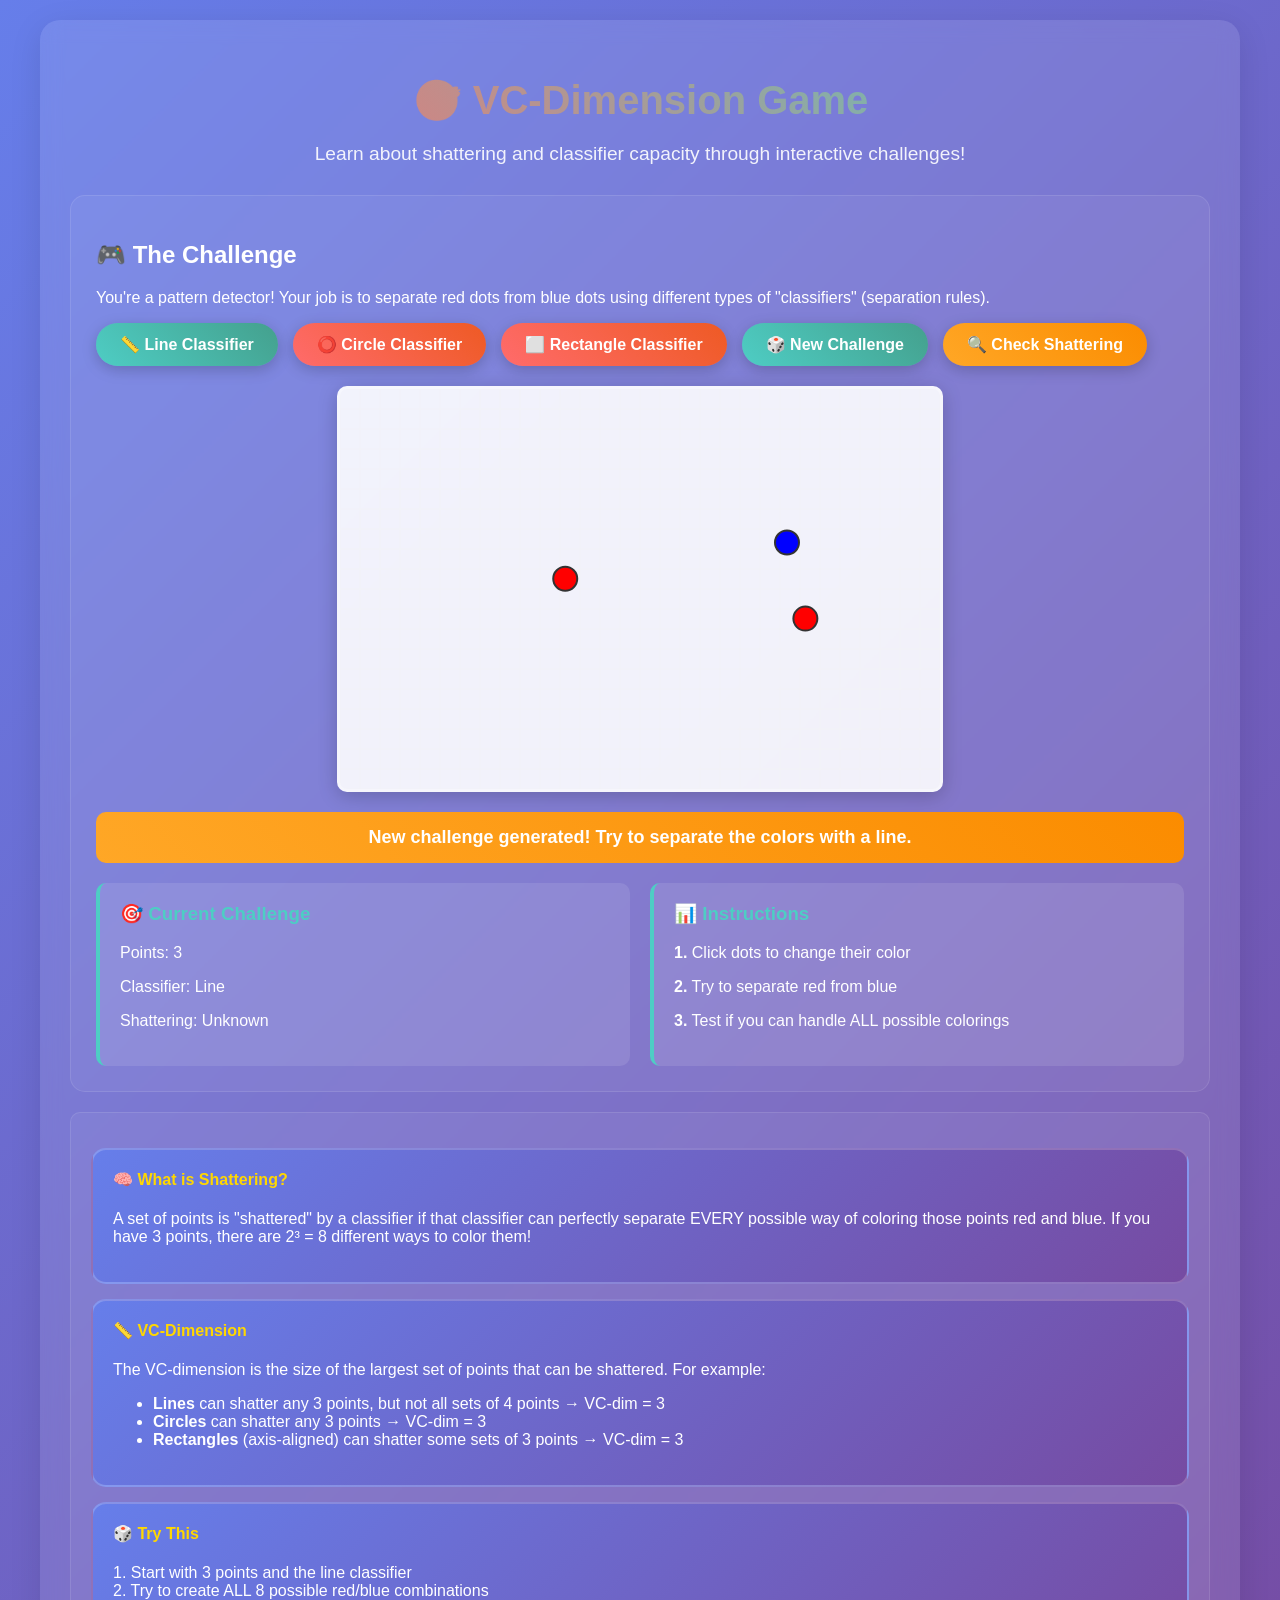
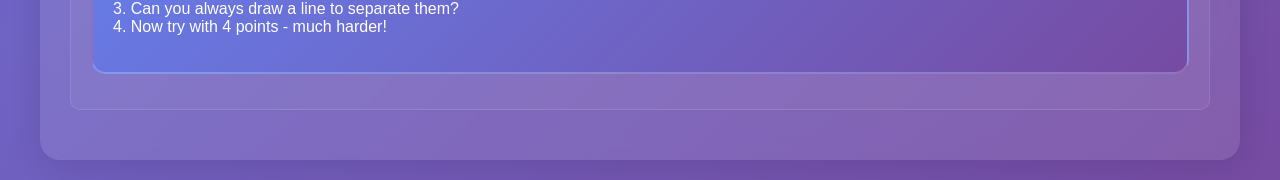
<file: vapnik-chervonenkis-game.html>
<!DOCTYPE html>
<html lang="en">
<head>
    <meta charset="UTF-8">
    <meta name="viewport" content="width=device-width, initial-scale=1.0">
    <title>VC-Dimension Game</title>
    <style>
        body {
            font-family: 'Segoe UI', Tahoma, Geneva, Verdana, sans-serif;
            max-width: 1200px;
            margin: 0 auto;
            padding: 20px;
            background: linear-gradient(135deg, #667eea 0%, #764ba2 100%);
            color: white;
            min-height: 100vh;
        }
        
        .container {
            background: rgba(255, 255, 255, 0.1);
            backdrop-filter: blur(10px);
            border-radius: 20px;
            padding: 30px;
            box-shadow: 0 8px 32px rgba(0, 0, 0, 0.1);
        }
        
        h1 {
            text-align: center;
            margin-bottom: 10px;
            font-size: 2.5em;
            background: linear-gradient(45deg, #ff6b6b, #4ecdc4);
            -webkit-background-clip: text;
            -webkit-text-fill-color: transparent;
            background-clip: text;
        }
        
        .subtitle {
            text-align: center;
            margin-bottom: 30px;
            opacity: 0.9;
            font-size: 1.2em;
        }
        
        .game-section {
            background: rgba(255, 255, 255, 0.05);
            border-radius: 15px;
            padding: 25px;
            margin: 20px 0;
            border: 1px solid rgba(255, 255, 255, 0.1);
        }
        
        .controls {
            display: flex;
            gap: 15px;
            margin-bottom: 20px;
            flex-wrap: wrap;
            align-items: center;
        }
        
        button {
            background: linear-gradient(45deg, #ff6b6b, #ee5a24);
            color: white;
            border: none;
            padding: 12px 24px;
            border-radius: 25px;
            cursor: pointer;
            font-size: 16px;
            font-weight: bold;
            transition: all 0.3s ease;
            box-shadow: 0 4px 15px rgba(0, 0, 0, 0.2);
        }
        
        button:hover {
            transform: translateY(-2px);
            box-shadow: 0 6px 20px rgba(0, 0, 0, 0.3);
        }
        
        button:active {
            transform: translateY(0);
        }
        
        button.active {
            background: linear-gradient(45deg, #4ecdc4, #44a08d);
        }
        
        canvas {
            border: 3px solid rgba(255, 255, 255, 0.3);
            border-radius: 10px;
            background: rgba(255, 255, 255, 0.9);
            display: block;
            margin: 20px auto;
            cursor: crosshair;
            box-shadow: 0 4px 20px rgba(0, 0, 0, 0.2);
        }
        
        .info-panel {
            display: grid;
            grid-template-columns: 1fr 1fr;
            gap: 20px;
            margin-top: 20px;
        }
        
        .info-box {
            background: rgba(255, 255, 255, 0.1);
            padding: 20px;
            border-radius: 10px;
            border-left: 4px solid #4ecdc4;
        }
        
        .info-box h3 {
            margin-top: 0;
            color: #4ecdc4;
        }
        
        .status {
            font-size: 18px;
            font-weight: bold;
            text-align: center;
            padding: 15px;
            border-radius: 10px;
            margin: 15px 0;
        }
        
        .success {
            background: linear-gradient(45deg, #2ed573, #1e90ff);
        }
        
        .failure {
            background: linear-gradient(45deg, #ff6b6b, #ee5a24);
        }
        
        .challenge-info {
            background: linear-gradient(45deg, #ffa726, #fb8c00);
        }
        
        .explanation {
            background: rgba(255, 255, 255, 0.05);
            border-radius: 10px;
            padding: 20px;
            margin: 20px 0;
            border: 1px solid rgba(255, 255, 255, 0.1);
        }
        
        .concept-box {
            background: linear-gradient(135deg, #667eea, #764ba2);
            padding: 20px;
            border-radius: 15px;
            margin: 15px 0;
            border: 2px solid rgba(255, 255, 255, 0.2);
        }
        
        .concept-box h4 {
            margin-top: 0;
            color: #ffd700;
        }
        
        @media (max-width: 768px) {
            .info-panel {
                grid-template-columns: 1fr;
            }
            
            .controls {
                justify-content: center;
            }
        }
    </style>
</head>
<body>
    <div class="container">
        <h1>🎯 VC-Dimension Game</h1>
        <p class="subtitle">Learn about shattering and classifier capacity through interactive challenges!</p>
        
        <div class="game-section">
            <h2>🎮 The Challenge</h2>
            <p>You're a pattern detector! Your job is to separate red dots from blue dots using different types of "classifiers" (separation rules).</p>
            
            <div class="controls">
                <button onclick="setClassifier('line')" id="lineBtn" class="active">📏 Line Classifier</button>
                <button onclick="setClassifier('circle')" id="circleBtn">⭕ Circle Classifier</button>
                <button onclick="setClassifier('rectangle')" id="rectBtn">⬜ Rectangle Classifier</button>
                <button onclick="generatePoints()" style="background: linear-gradient(45deg, #4ecdc4, #44a08d);">🎲 New Challenge</button>
                <button onclick="checkShattering()" style="background: linear-gradient(45deg, #ffa726, #fb8c00);">🔍 Check Shattering</button>
            </div>
            
            <canvas id="gameCanvas" width="600" height="400"></canvas>
            
            <div id="status" class="status challenge-info">
                Click on dots to toggle between red (🔴) and blue (🔵). Then draw your classifier to separate them!
            </div>
            
            <div class="info-panel">
                <div class="info-box">
                    <h3>🎯 Current Challenge</h3>
                    <p id="pointCount">Points: 3</p>
                    <p id="currentClassifier">Classifier: Line</p>
                    <p id="shatteringStatus">Shattering: Unknown</p>
                </div>
                <div class="info-box">
                    <h3>📊 Instructions</h3>
                    <p><strong>1.</strong> Click dots to change their color</p>
                    <p><strong>2.</strong> Try to separate red from blue</p>
                    <p><strong>3.</strong> Test if you can handle ALL possible colorings</p>
                </div>
            </div>
        </div>
        
        <div class="explanation">
            <div class="concept-box">
                <h4>🧠 What is Shattering?</h4>
                <p>A set of points is "shattered" by a classifier if that classifier can perfectly separate EVERY possible way of coloring those points red and blue. If you have 3 points, there are 2³ = 8 different ways to color them!</p>
            </div>
            
            <div class="concept-box">
                <h4>📏 VC-Dimension</h4>
                <p>The VC-dimension is the size of the largest set of points that can be shattered. For example:</p>
                <ul>
                    <li><strong>Lines</strong> can shatter any 3 points, but not all sets of 4 points → VC-dim = 3</li>
                    <li><strong>Circles</strong> can shatter any 3 points → VC-dim = 3</li>
                    <li><strong>Rectangles</strong> (axis-aligned) can shatter some sets of 3 points → VC-dim = 3</li>
                </ul>
            </div>
            
            <div class="concept-box">
                <h4>🎲 Try This</h4>
                <p>1. Start with 3 points and the line classifier<br>
                2. Try to create ALL 8 possible red/blue combinations<br>
                3. Can you always draw a line to separate them?<br>
                4. Now try with 4 points - much harder!</p>
            </div>
        </div>
    </div>

    <script>
        const canvas = document.getElementById('gameCanvas');
        const ctx = canvas.getContext('2d');
        let points = [];
        let currentClassifier = 'line';
        let isDrawing = false;
        let startX, startY;
        let currentShape = null;
        
        // Initialize with 3 random points
        generatePoints();
        
        function generatePoints() {
            points = [];
            const numPoints = 3;
            for (let i = 0; i < numPoints; i++) {
                points.push({
                    x: 100 + Math.random() * 400,
                    y: 100 + Math.random() * 200,
                    color: Math.random() > 0.5 ? 'red' : 'blue'
                });
            }
            updateDisplay();
            document.getElementById('status').textContent = `New challenge generated! Try to separate the colors with a ${currentClassifier}.`;
            document.getElementById('status').className = 'status challenge-info';
        }
        
        function setClassifier(type) {
            currentClassifier = type;
            
            // Update button states
            document.querySelectorAll('button').forEach(btn => btn.classList.remove('active'));
            
            // Handle button ID mapping
            let buttonId;
            if (type === 'line') buttonId = 'lineBtn';
            else if (type === 'circle') buttonId = 'circleBtn';
            else if (type === 'rectangle') buttonId = 'rectBtn';
            
            if (buttonId) {
                document.getElementById(buttonId).classList.add('active');
            }
            
            updateDisplay();
            document.getElementById('currentClassifier').textContent = `Classifier: ${type.charAt(0).toUpperCase() + type.slice(1)}`;
        }
        
        function updateDisplay() {
            ctx.clearRect(0, 0, canvas.width, canvas.height);
            
            // Draw grid
            ctx.strokeStyle = '#f0f0f0';
            ctx.lineWidth = 0.5;
            for (let i = 0; i <= canvas.width; i += 20) {
                ctx.beginPath();
                ctx.moveTo(i, 0);
                ctx.lineTo(i, canvas.height);
                ctx.stroke();
            }
            for (let i = 0; i <= canvas.height; i += 20) {
                ctx.beginPath();
                ctx.moveTo(0, i);
                ctx.lineTo(canvas.width, i);
                ctx.stroke();
            }
            
            // Draw points
            points.forEach(point => {
                ctx.beginPath();
                ctx.arc(point.x, point.y, 12, 0, 2 * Math.PI);
                ctx.fillStyle = point.color;
                ctx.fill();
                ctx.strokeStyle = '#333';
                ctx.lineWidth = 2;
                ctx.stroke();
            });
            
            // Draw current shape if exists
            if (currentShape) {
                ctx.strokeStyle = '#4ecdc4';
                ctx.lineWidth = 3;
                ctx.setLineDash([5, 5]);
                
                if (currentShape.type === 'line') {
                    ctx.beginPath();
                    ctx.moveTo(currentShape.x1, currentShape.y1);
                    ctx.lineTo(currentShape.x2, currentShape.y2);
                    ctx.stroke();
                } else if (currentShape.type === 'circle') {
                    ctx.beginPath();
                    const radius = Math.sqrt(Math.pow(currentShape.x2 - currentShape.x1, 2) + Math.pow(currentShape.y2 - currentShape.y1, 2));
                    ctx.arc(currentShape.x1, currentShape.y1, radius, 0, 2 * Math.PI);
                    ctx.stroke();
                } else if (currentShape.type === 'rectangle') {
                    ctx.beginPath();
                    ctx.rect(currentShape.x1, currentShape.y1, currentShape.x2 - currentShape.x1, currentShape.y2 - currentShape.y1);
                    ctx.stroke();
                }
                
                ctx.setLineDash([]);
            }
            
            document.getElementById('pointCount').textContent = `Points: ${points.length}`;
        }
        
        canvas.addEventListener('mousedown', (e) => {
            const rect = canvas.getBoundingClientRect();
            const x = e.clientX - rect.left;
            const y = e.clientY - rect.top;
            
            // Check if clicking on a point
            let clickedPoint = false;
            points.forEach(point => {
                if (Math.sqrt(Math.pow(x - point.x, 2) + Math.pow(y - point.y, 2)) < 15) {
                    point.color = point.color === 'red' ? 'blue' : 'red';
                    clickedPoint = true;
                    updateDisplay();
                }
            });
            
            // If not clicking on a point, start drawing
            if (!clickedPoint) {
                isDrawing = true;
                startX = x;
                startY = y;
            }
        });
        
        canvas.addEventListener('mousemove', (e) => {
            if (!isDrawing) return;
            
            const rect = canvas.getBoundingClientRect();
            const x = e.clientX - rect.left;
            const y = e.clientY - rect.top;
            
            currentShape = {
                type: currentClassifier,
                x1: startX,
                y1: startY,
                x2: x,
                y2: y
            };
            
            updateDisplay();
        });
        
        canvas.addEventListener('mouseup', () => {
            isDrawing = false;
            if (currentShape) {
                checkClassification();
            }
        });
        
        function checkClassification() {
            if (!currentShape) return;
            
            let correct = true;
            let redSide = null;
            
            points.forEach(point => {
                const side = getPointSide(point, currentShape);
                if (point.color === 'red') {
                    if (redSide === null) redSide = side;
                    else if (redSide !== side) correct = false;
                } else {
                    if (redSide !== null && redSide === side) correct = false;
                }
            });
            
            const status = document.getElementById('status');
            if (correct) {
                status.textContent = '🎉 Perfect separation! You successfully classified all points!';
                status.className = 'status success';
            } else {
                status.textContent = '❌ Some points are misclassified. Try adjusting your separator!';
                status.className = 'status failure';
            }
        }
        
        function getPointSide(point, shape) {
            if (shape.type === 'line') {
                // Line equation: (y2-y1)(x-x1) - (x2-x1)(y-y1)
                return (shape.y2 - shape.y1) * (point.x - shape.x1) - (shape.x2 - shape.x1) * (point.y - shape.y1) > 0;
            } else if (shape.type === 'circle') {
                const radius = Math.sqrt(Math.pow(shape.x2 - shape.x1, 2) + Math.pow(shape.y2 - shape.y1, 2));
                const distance = Math.sqrt(Math.pow(point.x - shape.x1, 2) + Math.pow(point.y - shape.y1, 2));
                return distance <= radius;
            } else if (shape.type === 'rectangle') {
                const minX = Math.min(shape.x1, shape.x2);
                const maxX = Math.max(shape.x1, shape.x2);
                const minY = Math.min(shape.y1, shape.y2);
                const maxY = Math.max(shape.y1, shape.y2);
                return point.x >= minX && point.x <= maxX && point.y >= minY && point.y <= maxY;
            }
            return false;
        }
        
        function checkShattering() {
            const numPoints = points.length;
            const totalCombinations = Math.pow(2, numPoints);
            let shatteringPossible = 0;
            
            // This is a simplified check - in reality, we'd need to test all combinations
            // For demo purposes, we'll give feedback based on known VC dimensions
            
            let vcDim;
            if (currentClassifier === 'line') vcDim = 3;
            else if (currentClassifier === 'circle') vcDim = 3;
            else if (currentClassifier === 'rectangle') vcDim = 3;
            
            const status = document.getElementById('status');
            const shatteringElement = document.getElementById('shatteringStatus');
            
            if (numPoints <= vcDim) {
                status.textContent = `✅ This classifier CAN shatter ${numPoints} points! Try all ${totalCombinations} color combinations.`;
                status.className = 'status success';
                shatteringElement.textContent = 'Shattering: Possible';
            } else {
                status.textContent = `❌ This classifier CANNOT shatter ${numPoints} points. VC-dimension exceeded!`;
                status.className = 'status failure';
                shatteringElement.textContent = 'Shattering: Impossible';
            }
        }
        
        // Add more points for testing
        canvas.addEventListener('dblclick', (e) => {
            const rect = canvas.getBoundingClientRect();
            const x = e.clientX - rect.left;
            const y = e.clientY - rect.top;
            
            points.push({
                x: x,
                y: y,
                color: 'red'
            });
            
            updateDisplay();
        });
    </script>
</body>
</html>
</file>
<file: index-style.css>
/* Learning Theory Games Index Page Styles */
body {
    font-family: 'Segoe UI', Tahoma, Geneva, Verdana, sans-serif;
    max-width: 1200px;
    margin: 0 auto;
    padding: 20px;
    background: linear-gradient(135deg, #0f2027 0%, #203a43 50%, #2c5364 100%);
    color: #e8f4f8;
    min-height: 100vh;
    line-height: 1.6;
}

.container {
    background: rgba(255, 255, 255, 0.08);
    backdrop-filter: blur(10px);
    border-radius: 20px;
    padding: 40px;
    box-shadow: 0 8px 32px rgba(0, 0, 0, 0.3);
    margin: 20px 0;
}

h1 {
    text-align: center;
    margin-bottom: 15px;
    font-size: 3em;
    background: linear-gradient(45deg, #64b5f6, #81d4fa);
    -webkit-background-clip: text;
    -webkit-text-fill-color: transparent;
    background-clip: text;
    font-weight: bold;
}

.subtitle {
    text-align: center;
    margin-bottom: 40px;
    opacity: 0.9;
    font-size: 1.3em;
    font-style: italic;
}

.intro {
    text-align: center;
    margin-bottom: 40px;
    opacity: 0.8;
    font-size: 1.1em;
}

.game-card {
    background: rgba(255, 255, 255, 0.05);
    border-radius: 15px;
    padding: 30px;
    margin: 30px 0;
    border: 1px solid rgba(255, 255, 255, 0.1);
    transition: all 0.3s ease;
}

.game-card:hover {
    background: rgba(255, 255, 255, 0.08);
    transform: translateY(-5px);
    box-shadow: 0 8px 25px rgba(0, 0, 0, 0.2);
}

h2 {
    font-size: 1.8em;
    margin-bottom: 15px;
    background: linear-gradient(45deg, #4dd0e1, #26c6da);
    -webkit-background-clip: text;
    -webkit-text-fill-color: transparent;
    background-clip: text;
    font-weight: bold;
}

.game-link {
    display: inline-block;
    background: linear-gradient(45deg, #0288d1, #0277bd);
    color: white;
    text-decoration: none;
    padding: 12px 24px;
    border-radius: 25px;
    font-weight: bold;
    margin: 15px 0;
    transition: all 0.3s ease;
    box-shadow: 0 4px 15px rgba(0, 0, 0, 0.3);
}

.game-link:hover {
    transform: translateY(-2px);
    box-shadow: 0 6px 20px rgba(0, 0, 0, 0.3);
    text-decoration: none;
    color: white;
}

.game-link:active {
    transform: translateY(0);
}

.game-description {
    margin: 20px 0;
    opacity: 0.9;
    font-size: 1.05em;
}

.key-concepts {
    background: rgba(255, 255, 255, 0.08);
    border-radius: 10px;
    padding: 15px;
    margin-top: 20px;
    border-left: 4px solid #4dd0e1;
}

.key-concepts strong {
    color: #4dd0e1;
    font-size: 1.1em;
}

/* Responsive design */
@media (max-width: 768px) {
    body {
        padding: 10px;
    }
    
    .container {
        padding: 25px;
    }
    
    h1 {
        font-size: 2.2em;
    }
    
    .game-card {
        padding: 20px;
        margin: 20px 0;
    }
}

/* Convert each h2 + content into game cards */
h2 {
    font-size: 1.8em;
    margin: 40px 0 15px 0;
    background: linear-gradient(45deg, #4dd0e1, #26c6da);
    -webkit-background-clip: text;
    -webkit-text-fill-color: transparent;
    background-clip: text;
    font-weight: bold;
}

h2:first-of-type {
    margin-top: 20px;
}

/* Style paragraphs that come after h2 (game descriptions) */
h2 + p {
    background: rgba(255, 255, 255, 0.05);
    border-radius: 15px;
    padding: 25px;
    margin: 15px 0 30px 0;
    border: 1px solid rgba(255, 255, 255, 0.1);
    transition: all 0.3s ease;
}

h2 + p:hover {
    background: rgba(255, 255, 255, 0.08);
    transform: translateY(-2px);
    box-shadow: 0 8px 25px rgba(0, 0, 0, 0.2);
}

/* Style the file links */
a[href$=".html"] {
    display: inline-block;
    background: linear-gradient(45deg, #0288d1, #0277bd);
    color: white !important;
    text-decoration: none;
    padding: 8px 16px;
    border-radius: 20px;
    font-weight: bold;
    margin: 5px 0;
    transition: all 0.3s ease;
    box-shadow: 0 4px 15px rgba(0, 0, 0, 0.3);
    font-size: 0.9em;
}

a[href$=".html"]:hover {
    transform: translateY(-2px);
    box-shadow: 0 6px 20px rgba(0, 0, 0, 0.3);
    text-decoration: none;
    color: white !important;
}

/* Add some visual flair */
.container::before {
    content: '';
    position: absolute;
    top: 0;
    left: 0;
    right: 0;
    height: 2px;
    background: linear-gradient(90deg, transparent, #4dd0e1, #64b5f6, transparent);
    border-radius: 20px 20px 0 0;
}

.container {
    position: relative;
}

/* Remove default title duplication */
header#title-block-header {
    display: none;
}
</file>
